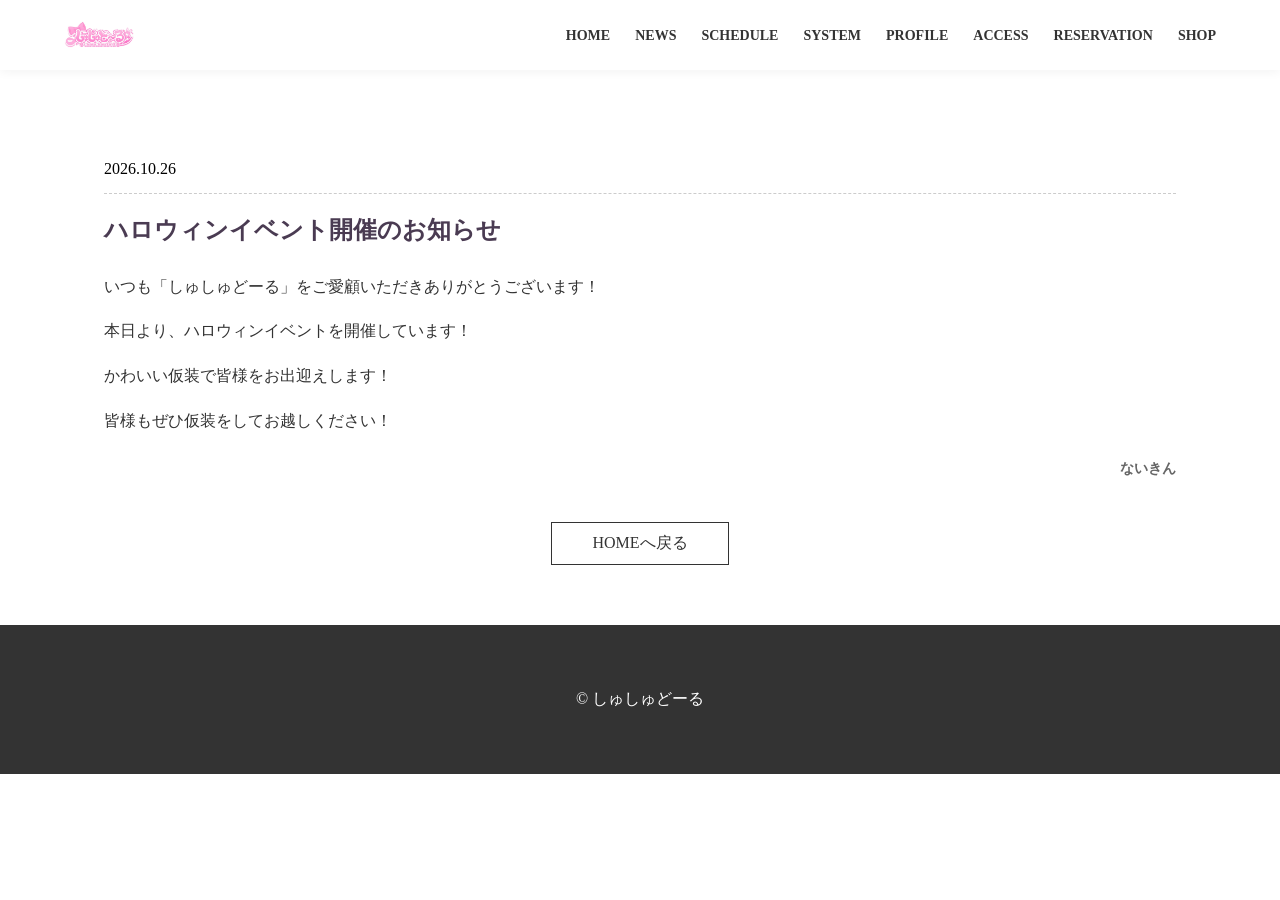
<file: news.html>
<!DOCTYPE html>
<html lang="ja">
<head>
    <meta charset="UTF-8">
    <meta name="viewport" content="width=device-width, initial-scale=1.0">
    <title>NEWS詳細 | しゅしゅどーる</title>
    <link rel="stylesheet" href="style.css">
    <style>
        /* ニュース詳細ページ用のスタイル定義 */
        .news-detail-header {
            display: flex;
            align-items: center;
            gap: 15px;
            margin-bottom: 20px;
            padding-bottom: 15px;
            border-bottom: 1px dashed #ccc;
        }

        .news-detail-title {
            font-size: 1.5rem;
            font-weight: bold;
            color: #4a3b52;
            margin-bottom: 25px;
            line-height: 1.4;
        }

        .news-detail-body {
            line-height: 1.8;
            color: #333;
            font-size: 1rem;
            margin-bottom: 40px;
        }

        .news-detail-body p {
            margin-bottom: 1em;
        }

        /* 記事内画像の調整用 */
        .news-detail-body img {
            max-width: 100%;
            height: auto;
            border-radius: 10px;
            margin: 20px 0;
        }
    </style>
</head>
<body>

    <header class="header">
        <div class="logo">
            <img src="logo.jpeg" alt="しゅしゅどーる 公式ロゴ">
        </div>

        <div class="hamburger" id="hamburger">
            <span></span>
            <span></span>
            <span></span>
        </div>

        <nav class="nav" id="nav-menu">
            <ul>
                <li><a href="index.html">HOME</a></li>
                <li><a href="news.html">NEWS</a></li>
                <li><a href="index.html#schedule">SCHEDULE</a></li>
                <li><a href="index.html#system">SYSTEM</a></li>
                <li><a href="profile.html">PROFILE</a></li>
                <li><a href="index.html#access">ACCESS</a></li>
                <li><a href="reservation.html">RESERVATION</a></li>
                <li><a href="index.html#shop">SHOP</a></li>
            </ul>
        </nav>
    </header>

    <section id="news-detail" class="container" style="margin-top: 100px;">
        <!-- 日付 & カテゴリ -->
        <div class="news-detail-header">
            <span class="date">2026.10.26</span>
        </div>

        <!-- ニュースのタイトル -->
        <h1 class="news-detail-title">ハロウィンイベント開催のお知らせ</h1>

        <!-- ニュース本文 -->
        <div class="news-detail-body">
            <p>いつも「しゅしゅどーる」をご愛顧いただきありがとうございます！</p>
            <p>本日より、ハロウィンイベントを開催しています！</p>
            <p>かわいい仮装で皆様をお出迎えします！</p>
            <p>皆様もぜひ仮装をしてお越しください！</p>
            <p class="news-author">ないきん</p>
        </div>

        <!-- 戻るボタン -->
        <div class="view-more" style="display: flex; justify-content: center; gap: 15px; flex-wrap: wrap;">
            <a href="index.html#news">HOMEへ戻る</a>
            <!-- news.html（一覧ページ）も作っている場合は以下も活用できます -->
            <!-- <a href="news.html">NEWS一覧へ戻る</a> -->
        </div>
    </section>

    <footer class="footer">
        <p>&copy; しゅしゅどーる</p>
    </footer>

    <!-- ハンバーガーメニュー JavaScript -->
    <script>
        const hamburger = document.getElementById('hamburger');
        const navMenu = document.getElementById('nav-menu');

        hamburger.addEventListener('click', () => {
            hamburger.classList.toggle('active');
            navMenu.classList.toggle('active');
        });

        document.querySelectorAll('.nav ul li a').forEach(link => {
            link.addEventListener('click', () => {
                hamburger.classList.remove('active');
                navMenu.classList.remove('active');
            });
        });
    </script>
</body>
</html>
</file>
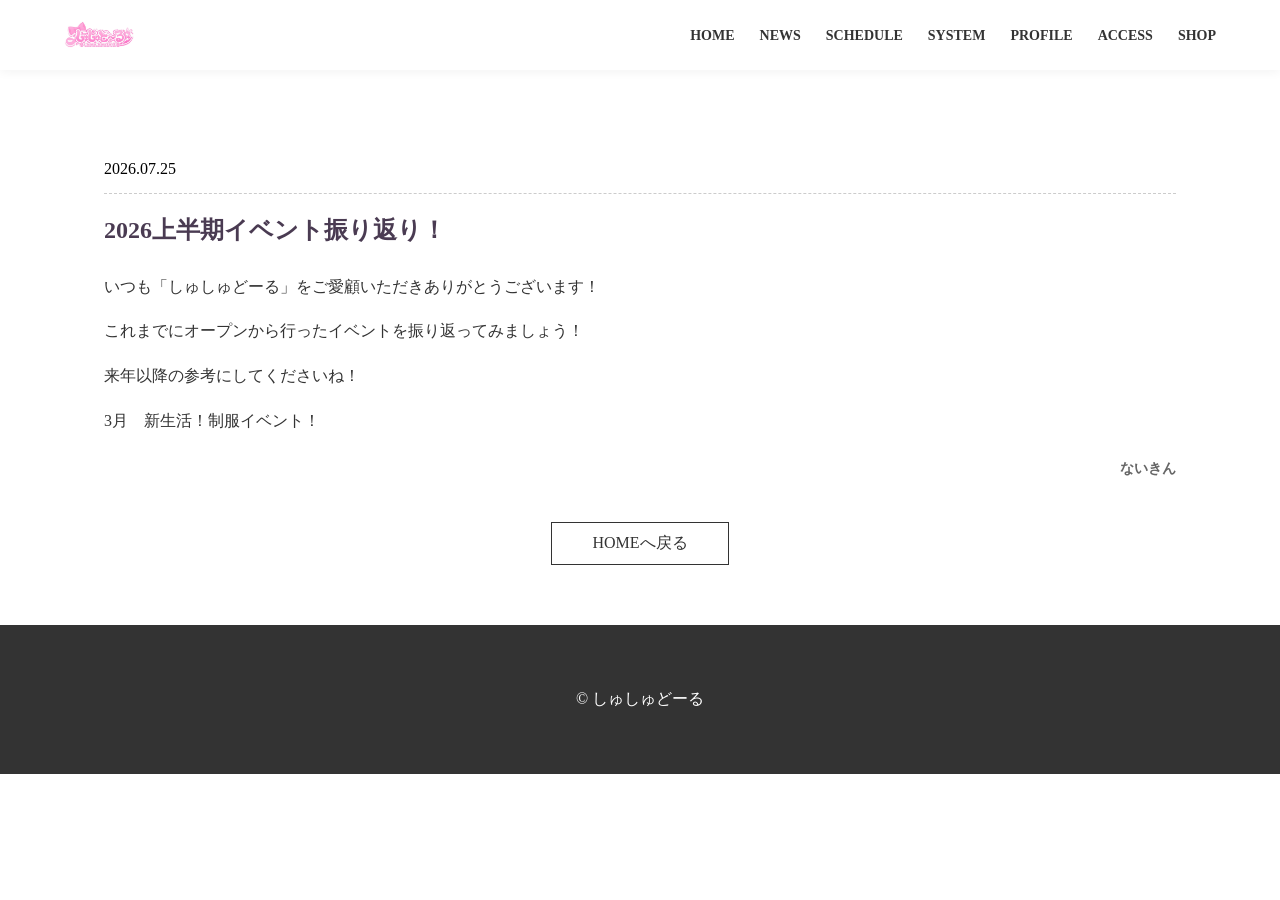
<file: news2.html>
<!DOCTYPE html>
<html lang="ja">
<head>
    <meta charset="UTF-8">
    <meta name="viewport" content="width=device-width, initial-scale=1.0">
    <title>NEWS詳細 | しゅしゅどーる</title>
    <link rel="stylesheet" href="style.css">
    <style>
        /* ニュース詳細ページ用のスタイル定義 */
        .news-detail-header {
            display: flex;
            align-items: center;
            gap: 15px;
            margin-bottom: 20px;
            padding-bottom: 15px;
            border-bottom: 1px dashed #ccc;
        }

        .news-detail-title {
            font-size: 1.5rem;
            font-weight: bold;
            color: #4a3b52;
            margin-bottom: 25px;
            line-height: 1.4;
        }

        .news-detail-body {
            line-height: 1.8;
            color: #333;
            font-size: 1rem;
            margin-bottom: 40px;
        }

        .news-detail-body p {
            margin-bottom: 1em;
        }

        /* 記事内画像の調整用 */
        .news-detail-body img {
            max-width: 100%;
            height: auto;
            border-radius: 10px;
            margin: 20px 0;
        }
    </style>
</head>
<body>

    <header class="header">
        <div class="logo">
            <img src="logo.jpeg" alt="しゅしゅどーる 公式ロゴ">
        </div>

        <div class="hamburger" id="hamburger">
            <span></span>
            <span></span>
            <span></span>
        </div>

        <nav class="nav" id="nav-menu">
            <ul>
                <li><a href="index.html">HOME</a></li>
                <li><a href="news.html">NEWS</a></li>
                <li><a href="index.html#schedule">SCHEDULE</a></li>
                <li><a href="index.html#system">SYSTEM</a></li>
                <li><a href="profile.html">PROFILE</a></li>
                <li><a href="index.html#access">ACCESS</a></li>
                <li><a href="index.html#shop">SHOP</a></li>
            </ul>
        </nav>
    </header>

    <section id="news-detail" class="container" style="margin-top: 100px;">
        <!-- 日付 & カテゴリ -->
        <div class="news-detail-header">
            <span class="date">2026.07.25</span>
        </div>

        <!-- ニュースのタイトル -->
        <h1 class="news-detail-title">2026上半期イベント振り返り！</h1>

        <!-- ニュース本文 -->
        <div class="news-detail-body">
            <p>いつも「しゅしゅどーる」をご愛顧いただきありがとうございます！</p>
            <p>これまでにオープンから行ったイベントを振り返ってみましょう！</p>
            <p>来年以降の参考にしてくださいね！</p>
            <p>3月　新生活！制服イベント！</p>
            <p class="news-author">ないきん</p>
        </div>

        <!-- 戻るボタン -->
        <div class="view-more" style="display: flex; justify-content: center; gap: 15px; flex-wrap: wrap;">
            <a href="index.html#news">HOMEへ戻る</a>
            <!-- news.html（一覧ページ）も作っている場合は以下も活用できます -->
            <!-- <a href="news.html">NEWS一覧へ戻る</a> -->
        </div>
    </section>

    <footer class="footer">
        <p>&copy; しゅしゅどーる</p>
    </footer>

    <!-- ハンバーガーメニュー JavaScript -->
    <script>
        const hamburger = document.getElementById('hamburger');
        const navMenu = document.getElementById('nav-menu');

        hamburger.addEventListener('click', () => {
            hamburger.classList.toggle('active');
            navMenu.classList.toggle('active');
        });

        document.querySelectorAll('.nav ul li a').forEach(link => {
            link.addEventListener('click', () => {
                hamburger.classList.remove('active');
                navMenu.classList.remove('active');
            });
        });
    </script>
</body>
</html>
</file>
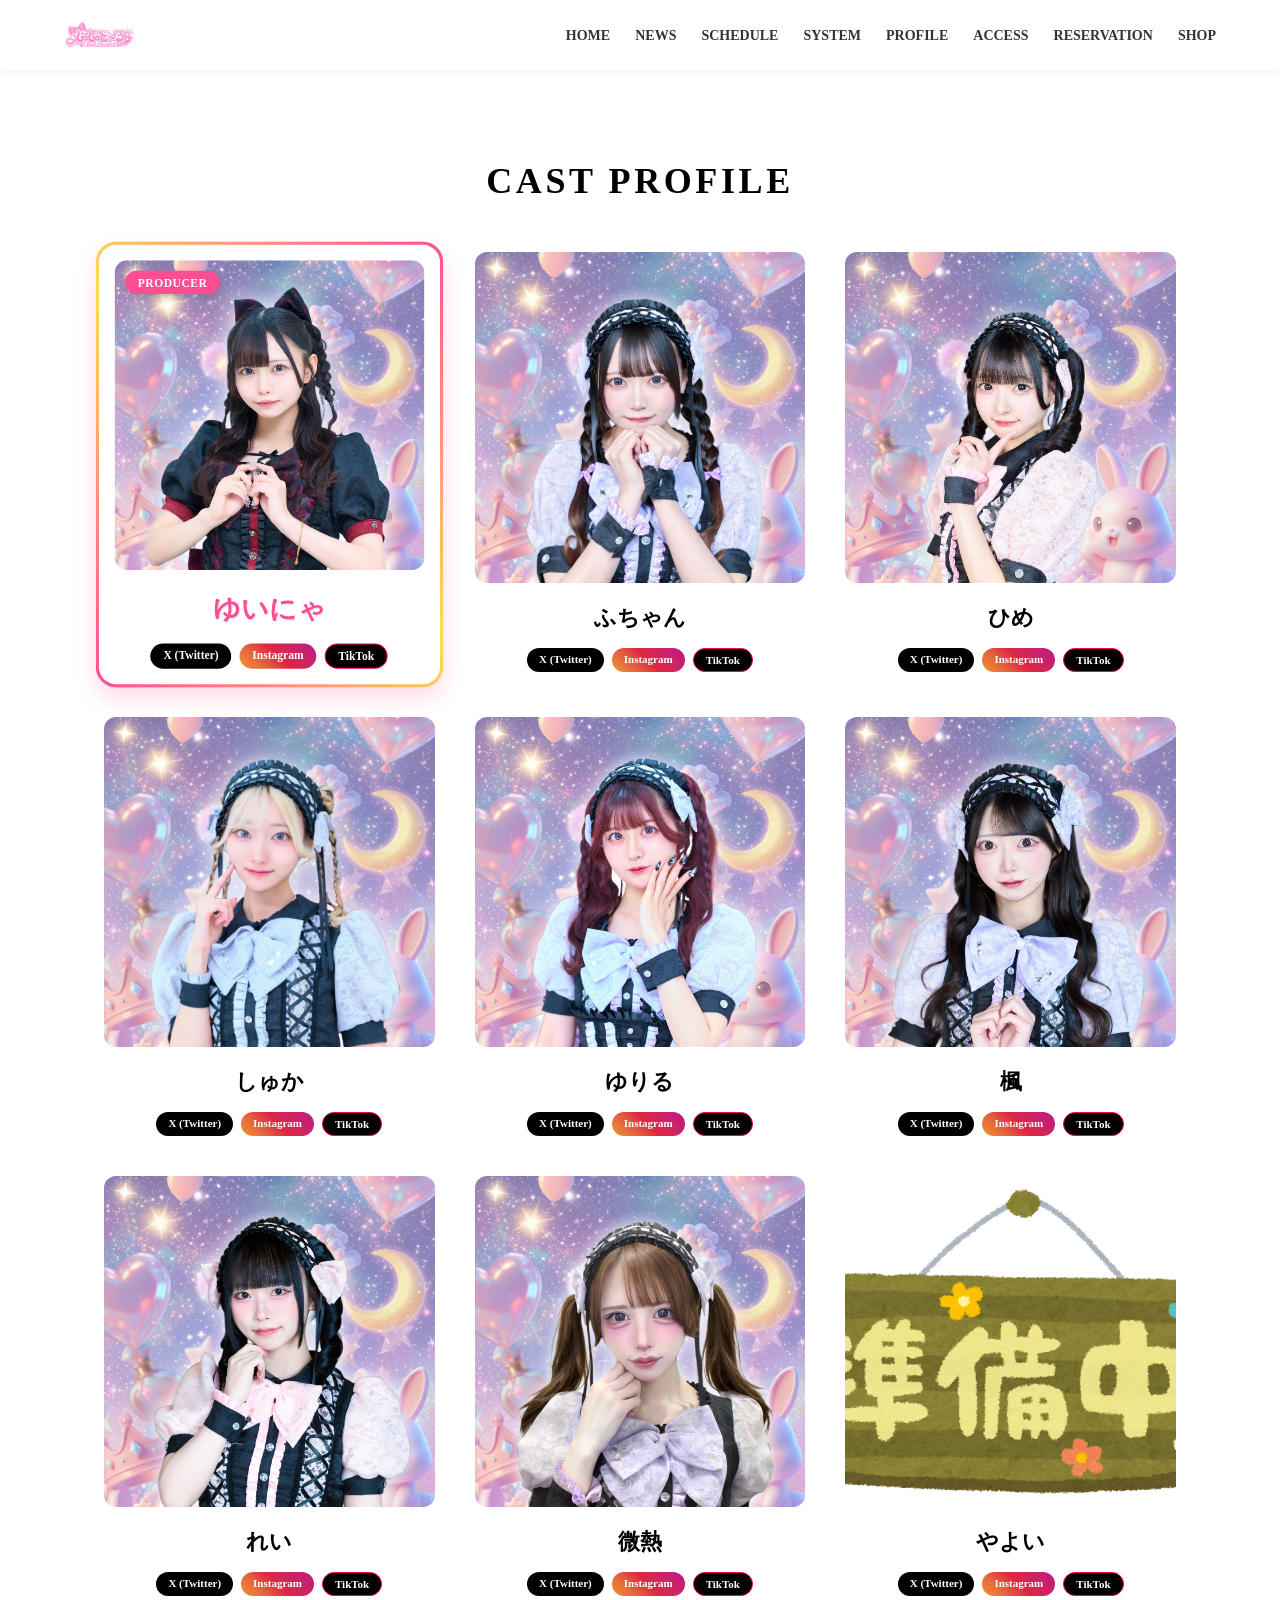
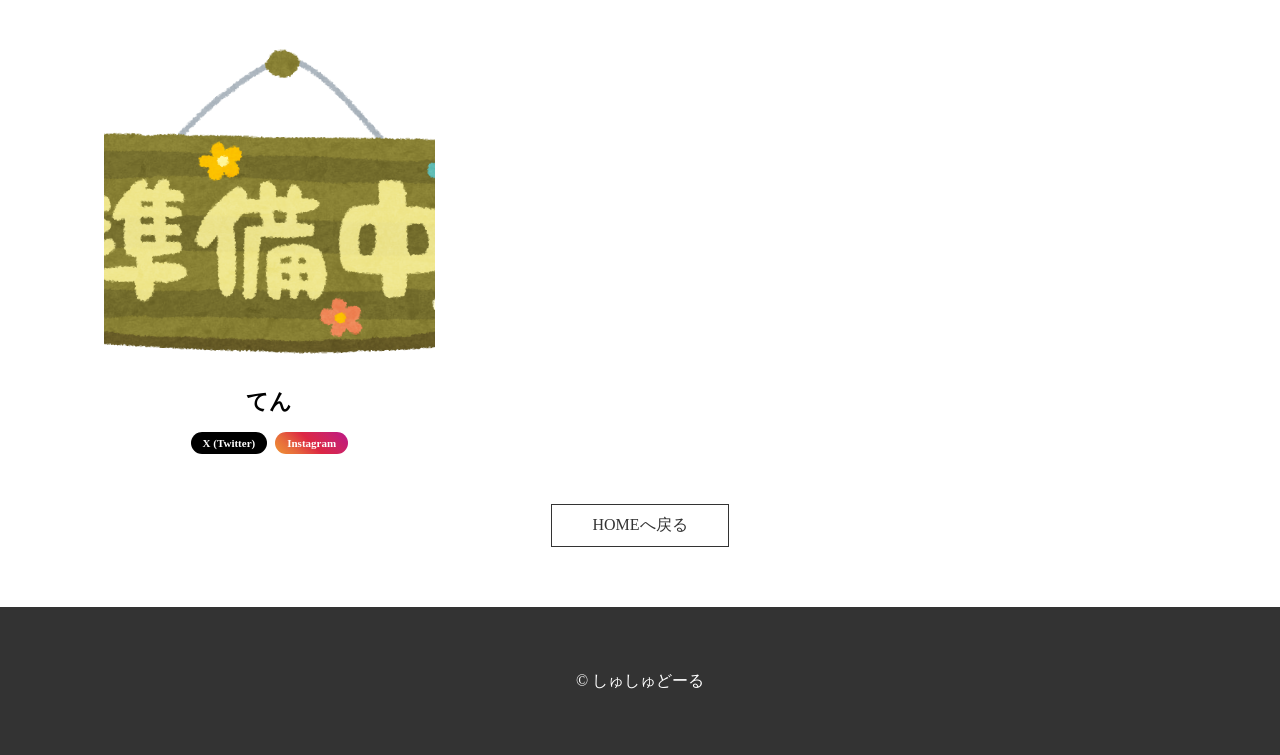
<file: profile.html>
<!DOCTYPE html>
<html lang="ja">
<head>
    <meta charset="UTF-8">
    <meta name="viewport" content="width=device-width, initial-scale=1.0">
    <title>PROFILE | しゅしゅどーる</title>
    <link rel="stylesheet" href="style.css">
</head>
<body>

    <header class="header">
        <div class="logo">
            <img src="logo.jpeg" alt="しゅしゅどーる 公式ロゴ">
        </div>

        <div class="hamburger" id="hamburger">
            <span></span>
            <span></span>
            <span></span>
        </div>

        <nav class="nav" id="nav-menu">
            <ul>
                <li><a href="index.html">HOME</a></li>
                <li><a href="index.html#news">NEWS</a></li>
                <li><a href="index.html#schedule">SCHEDULE</a></li>
                <li><a href="index.html#system">SYSTEM</a></li>
                <li><a href="profile.html">PROFILE</a></li>
                <!-- <li><a href="#movie">MOVIE</a></li> -->
                <li><a href="index.html#access">ACCESS</a></li>
                <li><a href="reservation.html">RESERVATION</a></li>
                <li><a href="index.html#shop">SHOP</a></li>
                <!-- <li><a href="recruit.html">RECRUIT</a></li> -->
            </ul>
        </nav>
    </header>


    <section class="container" style="margin-top: 100px;">
        <h2 class="section-title">CAST PROFILE</h2>
        
        <div class="profile-grid">

            <div class="profile-item special-member">
                <div class="profile-image" style="background-image: url('ゆ.jpeg');">
                    <span class="special-label">PRODUCER</span>
                </div>
                <h3>ゆいにゃ</h3>
                <p class="role"></p> 
                <div class="desc">
                    <!-- <p><strong>誕生日：</strong> 0月00日</p>
                    <p><strong>趣味：</strong> しゅみ</p> -->
                </div>
                <div class="member-sns">
                    <a href="https://x.com/Yuinya_oO?s=20" class="sns-btn x-link" target="_blank">X (Twitter)</a>
                    <a href="https://instagram.com/yuinya_o0/" class="sns-btn insta-link" target="_blank">Instagram</a>
                    <a href="https://tiktok.com/@Yuinya_oo" class="sns-btn tiktok-link" target="_blank">TikTok</a>
                </div>
            </div>


            <div class="profile-item">
                <div class="profile-image " style="background-image: url('ふちゃん.jpeg');"></div>
                <h3>ふちゃん</h3>
                <div class="desc">
                    <!-- <p><strong>誕生日：</strong> 0月00日</p>
                    <p><strong>趣味：</strong> しゅみ</p> -->
                </div>
                <div class="member-sns">
                    <a href="https://x.com/fuchanwan_" class="sns-btn x-link" target="_blank">X (Twitter)</a>
                    <a href="https://instagram.com/fuchanwan_/" class="sns-btn insta-link" target="_blank">Instagram</a>
                    <a href="https://tiktok.com/@fuchanwan_" class="sns-btn tiktok-link" target="_blank">TikTok</a>
                </div>
            </div>

            <div class="profile-item">
                <div class="profile-image " style="background-image: url('ひめ.jpeg');"></div>
                <h3>ひめ</h3>
                <div class="desc">
                    <!--  <p><strong>誕生日：</strong> 0月00日</p>
                    <p><strong>趣味：</strong> しゅみ</p> -->
                </div>
                <div class="member-sns">
                    <a href="https://x.com/cchm_0414" class="sns-btn x-link" target="_blank">X (Twitter)</a>
                    <a href="https://instagram.com/p_qhmcm/" class="sns-btn insta-link" target="_blank">Instagram</a>
                    <a href="https://tiktok.com/@p_qhmO4" class="sns-btn tiktok-link" target="_blank">TikTok</a>
                </div>
            </div>

            <div class="profile-item">
                <div class="profile-image " style="background-image: url('しゅか.jpeg');"></div>
                <h3>しゅか</h3>
                <div class="desc">
                    <!-- <p><strong>誕生日：</strong> 0月00日</p>
                    <p><strong>趣味：</strong> しゅみ</p> -->
                </div>
                <div class="member-sns">
                    <a href="https://x.com/syx_xka" class="sns-btn x-link" target="_blank">X (Twitter)</a>
                    <a href="https://instagram.com/syukax_x/" class="sns-btn insta-link" target="_blank">Instagram</a>
                    <a href="https://tiktok.com/@nontannya" class="sns-btn tiktok-link" target="_blank">TikTok</a>
                </div>
            </div>

            <div class="profile-item">
                <div class="profile-image " style="background-image: url('ゆりる.jpeg');"></div>
                <h3>ゆりる</h3>
                <div class="desc">
                    <!-- <p><strong>誕生日：</strong> 0月00日</p>
                    <p><strong>趣味：</strong> しゅみ</p> -->
                </div>
                <div class="member-sns">
                    <a href="https://x.com/yu_r1ru" class="sns-btn x-link" target="_blank">X (Twitter)</a>
                    <a href="https://instagram.com/yu_r1ru/" class="sns-btn insta-link" target="_blank">Instagram</a>
                    <a href="https://tiktok.com/@yu_r1ru" class="sns-btn tiktok-link" target="_blank">TikTok</a>
                </div>
            </div>


            <div class="profile-item">
                <div class="profile-image " style="background-image: url('楓.jpeg');"></div>
                <h3>楓</h3>
                <div class="desc">
                    <!-- <p><strong>誕生日：</strong> 0月00日</p>
                    <p><strong>趣味：</strong> しゅみ</p> -->
                </div>
                <div class="member-sns">
                    <a href="https://x.com/f___yy__" class="sns-btn x-link" target="_blank">X (Twitter)</a>
                    <a href="https://instagram.com/f___yy__/" class="sns-btn insta-link" target="_blank">Instagram</a>
                    <a href="https://tiktok.com/@f___yy__" class="sns-btn tiktok-link" target="_blank">TikTok</a>
                </div>
            </div>

            <div class="profile-item">
                <div class="profile-image " style="background-image: url('れい.jpeg');"></div>
                <h3>れい</h3>
                <div class="desc">
                    <!--  <p><strong>誕生日：</strong> 0月00日</p>
                    <p><strong>趣味：</strong> しゅみ</p> -->
                </div>
                <div class="member-sns">
                    <a href="https://x.com/o_0chan_o" class="sns-btn x-link" target="_blank">X (Twitter)</a>
                    <a href="https://instagram.com/_.0chan._/" class="sns-btn insta-link" target="_blank">Instagram</a>
                    <a href="https://tiktok.com/@usqgi__" class="sns-btn tiktok-link" target="_blank">TikTok</a>
                </div>
            </div>

            <div class="profile-item">
                <div class="profile-image " style="background-image: url('微熱.jpeg');"></div>
                <h3>微熱</h3>
                <div class="desc">
                    <!--  <p><strong>誕生日：</strong> 0月00日</p>
                    <p><strong>趣味：</strong> しゅみ</p> -->
                </div>
                <div class="member-sns">
                    <a href="https://x.com/@623818695Lai" class="sns-btn x-link" target="_blank">X (Twitter)</a>
                    <a href="https://www.instagram.com/vi_ne2_" class="sns-btn insta-link" target="_blank">Instagram</a>
                    <a href="https://www.tiktok.com/@nimuy10" class="sns-btn tiktok-link" target="_blank">TikTok</a>
                </div>
            </div>

            <div class="profile-item">
                <div class="profile-image " style="background-image: url('j.png');"></div>
                <h3>やよい</h3>
                <div class="desc">
                    <!--  <p><strong>誕生日：</strong> 0月00日</p>
                    <p><strong>趣味：</strong> しゅみ</p> -->
                </div>
                <div class="member-sns">
                    <a href="https://x.com/@y4y0_p" class="sns-btn x-link" target="_blank">X (Twitter)</a>
                    <a href="https://www.instagram.com/y4y0_p" class="sns-btn insta-link" target="_blank">Instagram</a>
                    <a href="https://www.tiktok.com/@y4y0_p" class="sns-btn tiktok-link" target="_blank">TikTok</a>
                </div>
            </div>

            <div class="profile-item">
                <div class="profile-image " style="background-image: url('j.png');"></div>
                <h3>てん</h3>
                <div class="desc">
                    <!--  <p><strong>誕生日：</strong> 0月00日</p>
                    <p><strong>趣味：</strong> しゅみ</p> -->
                </div>
                <div class="member-sns">
                    <a href="https://x.com/@rsqqze" class="sns-btn x-link" target="_blank">X (Twitter)</a>
                    <a href="https://www.instagram.com/_ny4nx" class="sns-btn insta-link" target="_blank">Instagram</a>
                <!--    <a href="https://www.tiktok.com/@y4y0_p" class="sns-btn tiktok-link" target="_blank">TikTok</a> -->
                </div>
            </div>

        </div> 
        <div class="view-more" style="margin-top: 50px;">
            <a href="index.html">HOMEへ戻る</a>
        </div>
    </section>

    <footer class="footer">
        <p>&copy; しゅしゅどーる</p>
    </footer>

    <!-- ハンバーガーメニューの処理 -->
    <script>
    const hamburger = document.getElementById('hamburger');
    const navMenu = document.getElementById('nav-menu');

    hamburger.addEventListener('click', () => {
        hamburger.classList.toggle('active');
        navMenu.classList.toggle('active');
    });

    document.querySelectorAll('.nav ul li a').forEach(link => {
        link.addEventListener('click', () => {
            hamburger.classList.remove('active');
            navMenu.classList.remove('active');
        });
    });
    </script>

    <!-- 1. 出勤データファイル(casts.js)を読み込む -->
    <script src="casts.js"></script>

    <!-- 2. 自動で出勤キャストにリボンをつける処理 -->
    <script>
    function getTodayDateString() {
        const today = new Date();
        const year = today.getFullYear();
        const month = String(today.getMonth() + 1).padStart(2, '0');
        const day = String(today.getDate()).padStart(2, '0');
        return `${year}-${month}-${day}`;
    }

    document.addEventListener('DOMContentLoaded', () => {
        const today = getTodayDateString();

        // 本日出勤キャスト名の一覧を取得
        const workingCastNames = castMembers
            .filter(cast => cast.workDays.includes(today))
            .map(cast => cast.name);

        const profileItems = document.querySelectorAll('.profile-item');

        profileItems.forEach(item => {
            const nameElement = item.querySelector('h3');
            if (!nameElement) return;

            const castName = nameElement.textContent.trim();

            // 本日出勤の場合のみ画像上にリボン要素を追加
            if (workingCastNames.includes(castName)) {
                const imageContainer = item.querySelector('.profile-image');
                if (imageContainer) {
                    const ribbon = document.createElement('span');
                    ribbon.className = 'work-ribbon';
                    ribbon.textContent = '本日出勤';
                    imageContainer.appendChild(ribbon);
                }
            }
        });
    });
    </script>
</body>
</html>
</file>
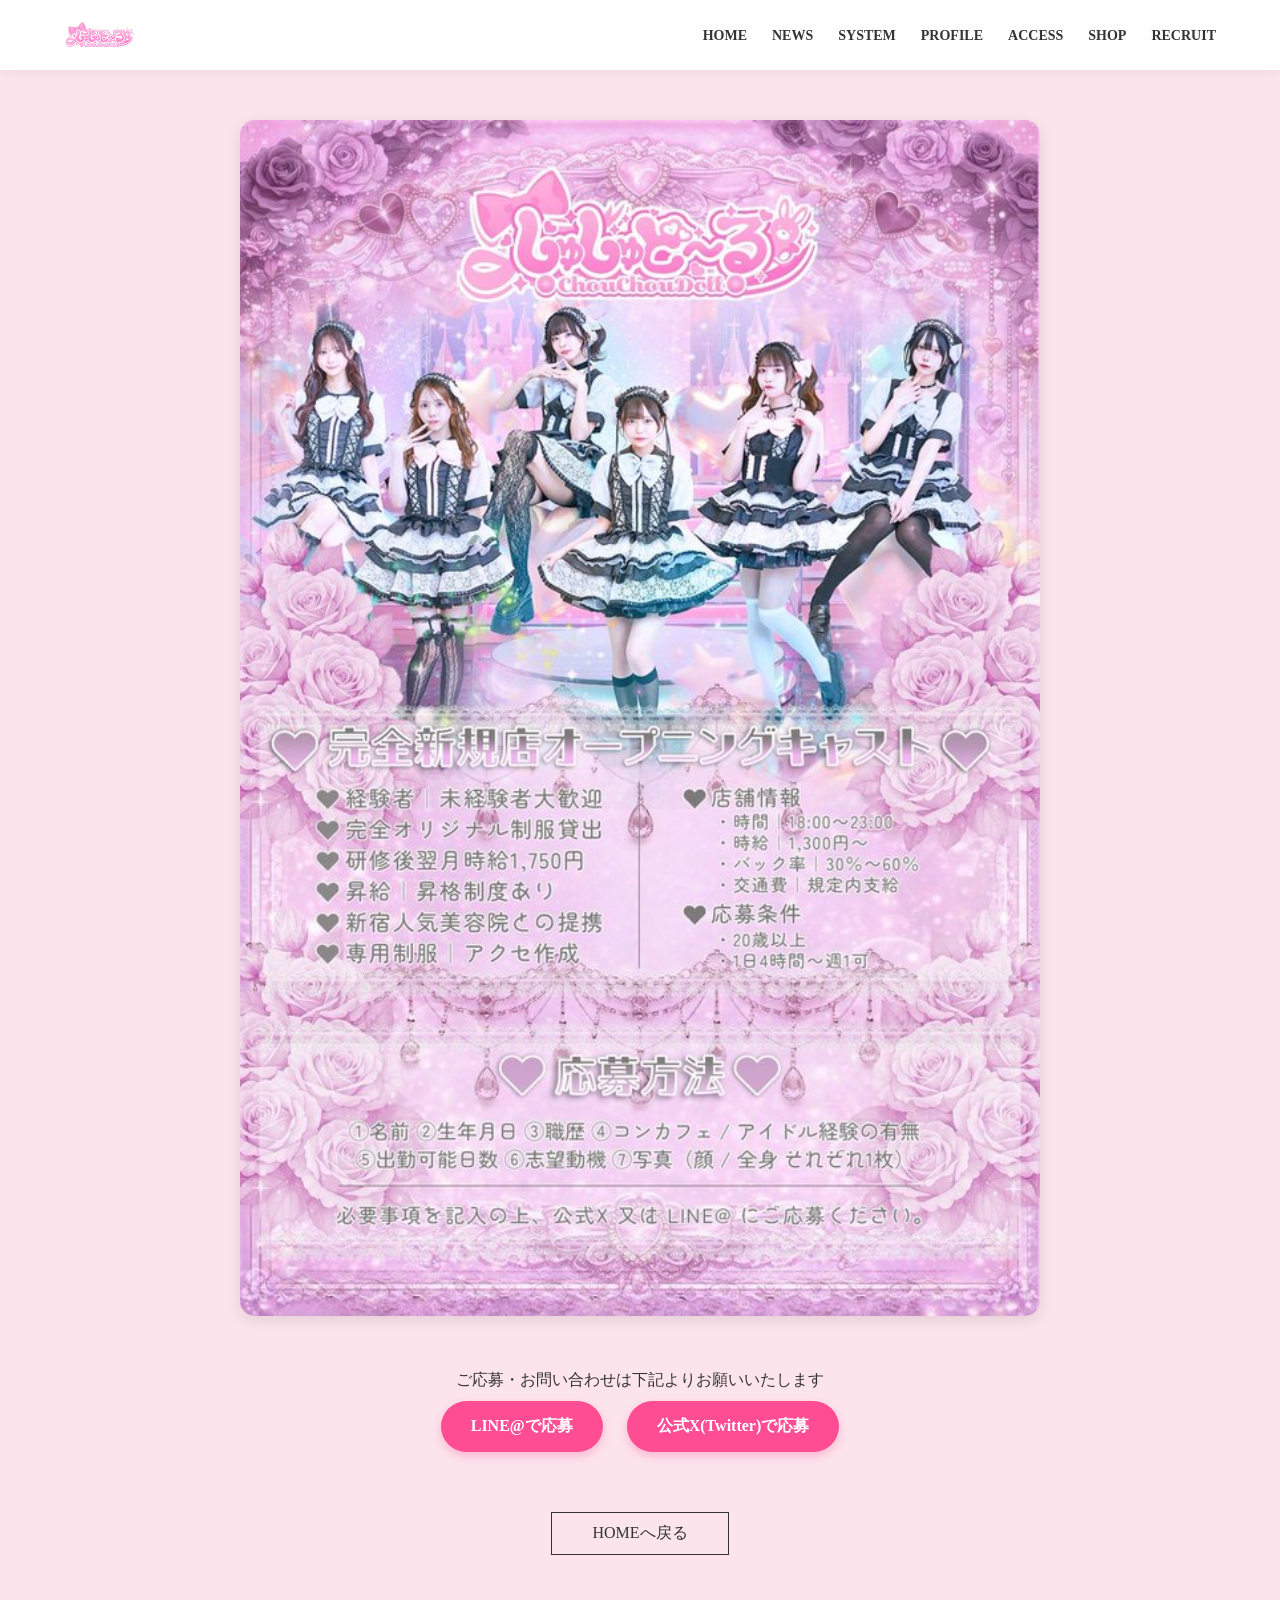
<file: recruit.html>
<!DOCTYPE html>
<html lang="ja">
<head>
    <meta charset="UTF-8">
    <meta name="viewport" content="width=device-width, initial-scale=1.0">
    <title>RECRUIT | しゅしゅどーる</title>
    <link rel="stylesheet" href="style.css">
    <style>
        /* --- 求人ページ専用スタイル --- */
        body {
            /* 背景色設定 */
            background-color: #fce4ec; 
            color: #333;
        }

        .recruit-container {
            padding-top: 120px; /* ヘッダーとの被りを防ぐ */
            padding-bottom: 60px;
            text-align: center;
            max-width: 900px; /* 画像の最大幅に合わせて調整 */
            margin: 0 auto;
        }

        /* 貼り付ける画像の設定 */
        .recruit-image {
            width: 95%; /* 画面幅に合わせて伸縮 */
            max-width: 800px; /* 大きくなりすぎないよう制限 */
            height: auto;
            border-radius: 15px; /* 角を少し丸く */
            box-shadow: 0 4px 15px rgba(0,0,0,0.1); /* 浮き出ているような影 */
            margin-bottom: 30px;
        }

        .apply-area {
            margin-top: 20px;
        }

        .apply-btn {
            display: inline-block;
            margin: 10px;
            padding: 15px 30px;
            background-color: #ff4d94;
            color: #fff;
            font-size: 16px;
            font-weight: bold;
            text-decoration: none;
            border-radius: 30px;
            box-shadow: 0 4px 10px rgba(255, 77, 148, 0.3);
            transition: 0.3s;
        }

        .apply-btn:hover {
            transform: translateY(-3px);
            background-color: #ff1a75;
        }
    </style>
</head>
<body>

    <header class="header">
    <div class="logo">
        <img src="logo.jpeg" alt="しゅしゅどーる 公式ロゴ">
    </div>

    <div class="hamburger" id="hamburger">
        <span></span>
        <span></span>
        <span></span>
    </div>

    <nav class="nav" id="nav-menu">
        <ul>
            <li><a href="index.html">HOME</a></li>
            <li><a href="index.html#news">NEWS</a></li>
            <li><a href="index.html#system">SYSTEM</a></li>
            <li><a href="profile.html">PROFILE</a></li>
            <li><a href="index.html#access">ACCESS</a></li>
            <li><a href="index.html#shop">SHOP</a></li>
            <li><a href="recruit.html">RECRUIT</a></li>
        </ul>
    </nav>
</header>

    <div class="recruit-container">
        <img src="rec.jpg" alt="求人詳細画像" class="recruit-image">

        <div class="apply-area">
            <p>ご応募・お問い合わせは下記よりお願いいたします</p>
            <a href=" https://lin.ee/nleVgpb" class="apply-btn" target="_blank">LINE@で応募</a>
            <a href="https://x.com/ChouchouDoll_oO" class="apply-btn" target="_blank">公式X(Twitter)で応募</a>
        </div>

        <div class="view-more" style="margin-top: 50px;">
            <a href="index.html">HOMEへ戻る</a>
        </div>
    </div>

    <script>
    // 画面が読み込まれてから実行する
    document.addEventListener('DOMContentLoaded', function() {
        const hamburger = document.getElementById('hamburger');
        const navMenu = document.getElementById('nav-menu');

        // ハンバーガーボタンが存在するか確認
        if (hamburger && navMenu) {
            hamburger.addEventListener('click', function() {
                // ボタンとメニューの両方に 'active' クラスを付け外しする
                hamburger.classList.toggle('active');
                navMenu.classList.toggle('active');
            });

            // メニュー内のリンクをクリックしたらメニューを閉じる
            const navLinks = document.querySelectorAll('.nav ul li a');
            navLinks.forEach(link => {
                link.addEventListener('click', () => {
                    hamburger.classList.remove('active');
                    navMenu.classList.remove('active');
                });
            });
        }
    });
</script>
    </body>
</html>
</file>
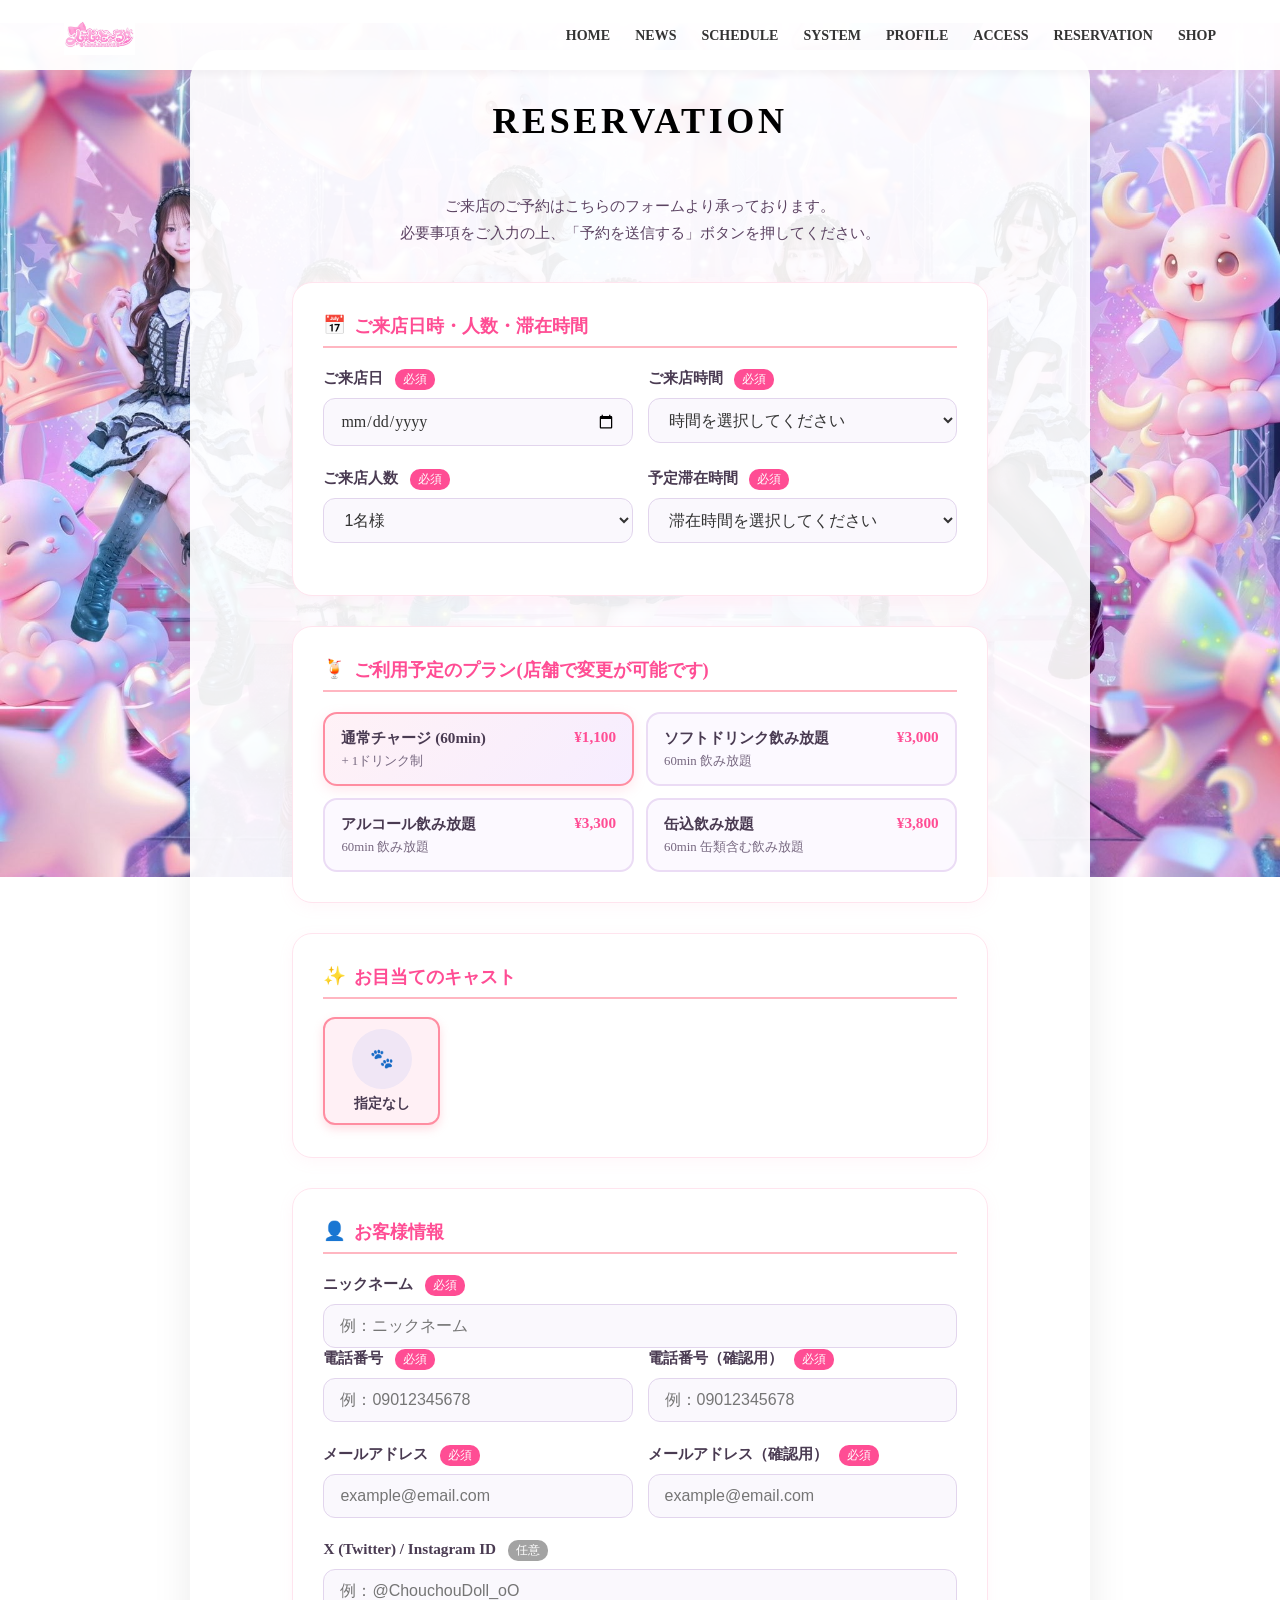
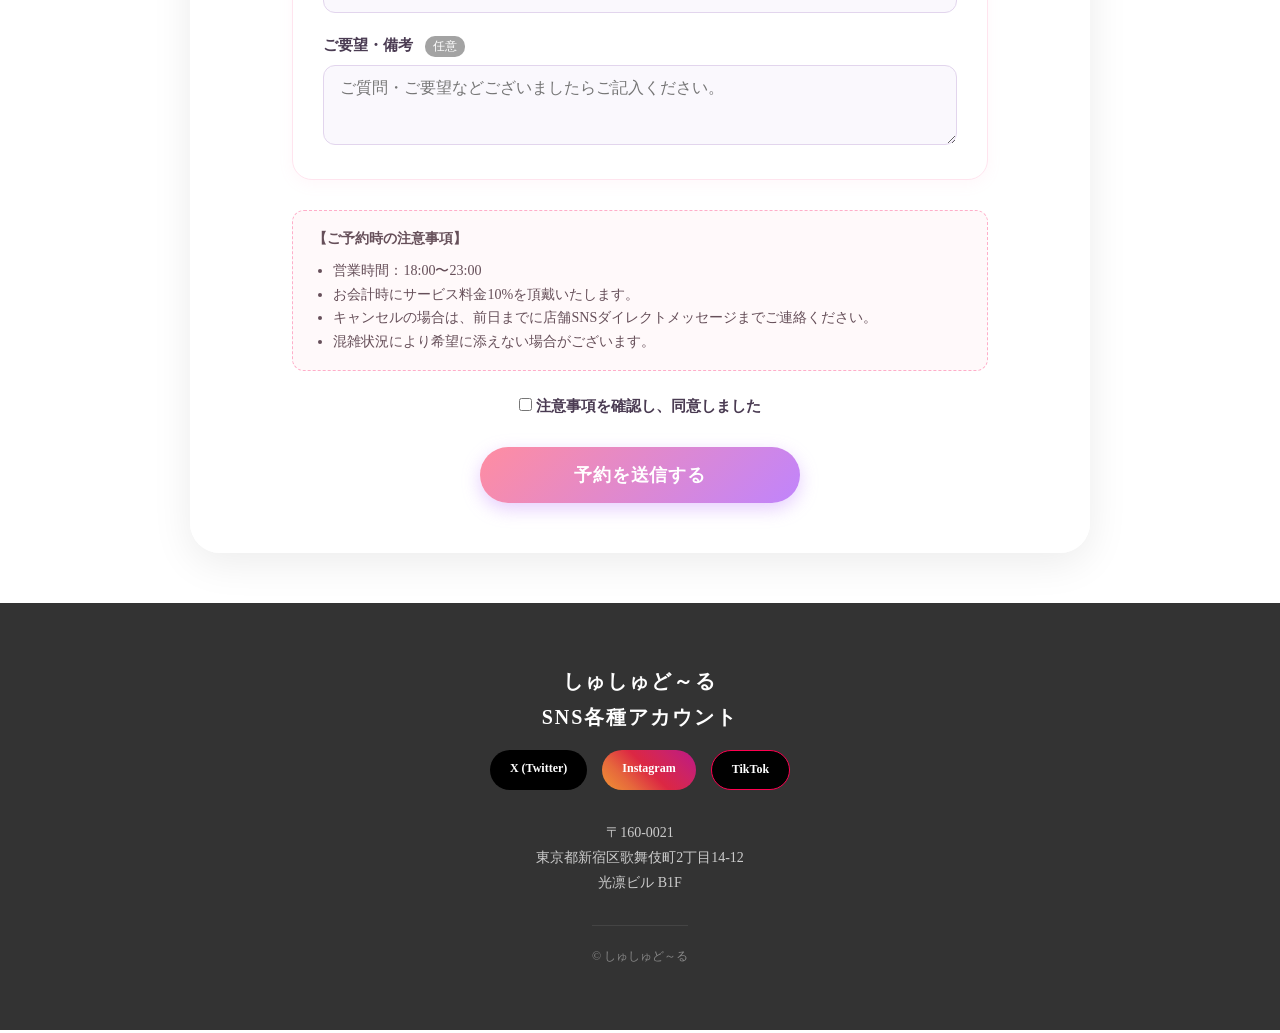
<file: reservation.html>
<!DOCTYPE html>
<html lang="ja">
<head>
    <meta charset="UTF-8">
    <meta name="viewport" content="width=device-width, initial-scale=1.0">
    <title>RESERVATION | しゅしゅどーる</title>
    <link rel="stylesheet" href="style.css">
    <style>
        /* --- 予約フォーム専用のスタイル拡張 --- */

        /* ★ 9月12日専用：横画面（PCなど）用の背景画像 */
        .fixed-background.event-date-0912 {
            background-image: url('ゆ生誕よこ.png') !important;
            background-size: cover;
            background-position: center;
            transition: background-image 0.5s ease;
        }

        /* ★ 9月12日専用：縦画面・スマホ（画面幅768px以下または縦長画面）用の背景画像 */
        @media (max-width: 768px), (orientation: portrait) {
            .fixed-background.event-date-0912 {
                background-image: url('ゆ生誕.jpg') !important;
            }
        }

        .reservation-container {
            background-color: rgba(255, 255, 255, 0.92);
            margin: 50px auto;
            padding: 50px 8%;
            border-radius: 30px;
            box-shadow: 0 10px 40px rgba(0, 0, 0, 0.08);
            max-width: 900px;
            position: relative;
            z-index: 1;
            transition: all 0.5s ease;
        }

        .form-header-desc {
            text-align: center;
            color: #5c4362;
            font-size: 0.95rem;
            margin-bottom: 35px;
            line-height: 1.8;
            transition: color 0.5s ease;
        }

        .form-section {
            background: #ffffff;
            border: 1px solid #ffe4ee;
            border-radius: 20px;
            padding: 30px;
            margin-bottom: 30px;
            box-shadow: 0 4px 15px rgba(255, 158, 187, 0.08);
            transition: all 0.5s ease;
        }

        .form-section-title {
            font-size: 1.15rem;
            color: #ff4d94;
            border-bottom: 2px solid #ffb6c1;
            padding-bottom: 8px;
            margin-bottom: 20px;
            display: flex;
            align-items: center;
            gap: 8px;
            font-weight: bold;
            transition: all 0.5s ease;
        }

        .form-group {
            margin-bottom: 22px;
        }

        .form-group:last-child {
            margin-bottom: 0;
        }

        .form-label {
            display: block;
            font-weight: bold;
            color: #4a3b52;
            margin-bottom: 8px;
            font-size: 0.95rem;
            transition: color 0.5s ease;
        }

        /* 必須・任意バッジ共通スタイル */
        .required {
            background-color: #ff4d94;
            color: #fff;
            font-size: 0.75rem;
            padding: 2px 8px;
            border-radius: 10px;
            margin-left: 8px;
            font-weight: normal;
            transition: background-color 0.5s ease;
            display: inline-block;
        }

        .optional {
            background-color: #a3a3a3;
            color: #fff;
            font-size: 0.75rem;
            padding: 2px 8px;
            border-radius: 10px;
            margin-left: 8px;
            font-weight: normal;
            display: inline-block;
        }

        .form-control {
            width: 100%;
            max-width: 100%;
            padding: 12px 16px;
            border: 1.5px solid #e2d5ed;
            border-radius: 12px;
            font-size: 1rem;
            color: #333;
            background-color: #faf8fd;
            transition: all 0.3s ease;
            box-sizing: border-box;
            outline: none;
        }

        /* ★ご来店日（input[type="date"]）のはみ出し防止と高さ統一修正★ */
        input[type="date"].form-control {
            display: block;
            width: 100%;
            max-width: 100%;
            min-width: 0;
            min-height: 48px; /* selectタグと高さを揃える */
            font-family: inherit;
            -webkit-appearance: none; /* iOS/Safariでの独自スタイル・はみ出しを防止 */
            appearance: none;
            box-sizing: border-box;
        }

        /* iOS/Chromeで文字や内部パーツがはみ出るのを防ぐ修正 */
        input[type="date"]::-webkit-date-and-time-value {
            text-align: left;
            margin: 0;
        }

        .form-control:focus {
            border-color: #c084fc;
            background-color: #ffffff;
            box-shadow: 0 0 8px rgba(192, 132, 252, 0.3);
        }

        .form-row {
            display: flex;
            gap: 15px;
            flex-wrap: wrap;
        }

        .form-col {
            flex: 1;
            min-width: 220px;
            max-width: 100%;
            box-sizing: border-box;
        }

        /* イベント用注記 */
        .event-note {
            font-size: 0.85rem;
            color: #ff4d94;
            font-weight: bold;
            margin-top: 6px;
            display: none;
            transition: color 0.5s ease;
        }

        /* ラジオボタン / チェックボックス / プラン選択カード */
        .plan-options {
            display: grid;
            grid-template-columns: repeat(auto-fit, minmax(240px, 1fr));
            gap: 12px;
        }

        .plan-card {
            position: relative;
            background: #fcf9ff;
            border: 2px solid #ebdcf5;
            border-radius: 14px;
            transition: all 0.25s ease;
            box-sizing: border-box;
            display: flex;
            flex-direction: column;
            justify-content: space-between;
        }

        .plan-card input[type="radio"],
        .plan-card input[type="checkbox"] {
            position: absolute;
            opacity: 0;
            width: 0;
            height: 0;
        }

        .plan-card label {
            display: block;
            padding: 14px 16px;
            cursor: pointer;
            height: 100%;
            box-sizing: border-box;
            border-radius: 12px;
        }

        /* チェック時のスタイリング */
        .plan-card.is-checked,
        .plan-card:has(input[type="radio"]:checked) {
            border-color: #ff8da1;
            background: linear-gradient(135deg, rgba(255,240,245,0.9) 0%, rgba(245,235,255,0.9) 100%);
            box-shadow: 0 4px 12px rgba(255, 158, 187, 0.25);
        }

        .plan-title {
            font-weight: bold;
            color: #4a3b52;
            font-size: 0.95rem;
            display: flex;
            justify-content: space-between;
            transition: color 0.5s ease;
        }

        .plan-price {
            color: #ff4d94;
            font-weight: bold;
            font-size: 0.95rem;
            transition: color 0.5s ease;
        }

        .plan-desc {
            font-size: 0.8rem;
            color: #776880;
            margin-top: 4px;
            transition: color 0.5s ease;
        }

        /* 数量選択枠のスタイリング */
        .qty-container {
            padding: 8px 16px 12px 16px;
            margin-top: -4px;
            display: flex;
            align-items: center;
            justify-content: space-between;
            border-top: 1px dashed #ebdcf5;
            transition: border-color 0.5s ease;
        }

        .qty-label {
            font-size: 0.82rem;
            font-weight: bold;
            color: #5c4362;
            transition: color 0.5s ease;
        }

        .qty-select {
            width: auto !important;
            padding: 4px 10px !important;
            font-size: 0.88rem !important;
            border-radius: 8px !important;
            cursor: pointer;
        }

        .qty-select:disabled {
            opacity: 0.4;
            cursor: not-allowed;
            background-color: #eee !important;
        }

        /* ジャンル別タイトル・ブロック */
        .order-genre-block {
            margin-bottom: 25px;
        }

        .order-genre-block:last-child {
            margin-bottom: 0;
        }

        .order-genre-label {
            font-size: 1rem;
            font-weight: bold;
            color: #4a3b52;
            margin-bottom: 12px;
            padding-left: 10px;
            border-left: 4px solid #ff4d94;
            display: flex;
            align-items: center;
            gap: 6px;
            transition: all 0.5s ease;
        }

        /* 9/12専用注意事項エリア */
        .special-order-notes {
            background-color: #fff0f5;
            border: 1.5px dashed #ff8da1;
            padding: 14px 18px;
            border-radius: 14px;
            font-size: 0.88rem;
            color: #d81b60;
            font-weight: bold;
            line-height: 1.7;
            margin-bottom: 22px;
            transition: all 0.5s ease;
        }

        /* キャスト選択 */
        .cast-select-grid {
            display: grid;
            grid-template-columns: repeat(auto-fill, minmax(100px, 1fr));
            gap: 12px;
            margin-top: 8px;
        }

        .cast-option input[type="radio"] {
            display: none;
        }

        .cast-option label {
            display: flex;
            flex-direction: column;
            align-items: center;
            padding: 10px 6px;
            border: 2px solid #e2d5ed;
            border-radius: 12px;
            background: #ffffff;
            cursor: pointer;
            transition: all 0.2s ease;
            text-align: center;
        }

        .cast-option label img {
            width: 60px;
            height: 60px;
            border-radius: 50%;
            object-fit: cover;
            border: 2px solid #ffd0e0;
            margin-bottom: 6px;
            transition: border-color 0.5s ease;
        }

        .cast-option label span {
            font-size: 0.85rem;
            font-weight: bold;
            color: #4a3b52;
            transition: color 0.5s ease;
        }

        .cast-option input[type="radio"]:checked + label {
            border-color: #ff8da1;
            background: #fff0f5;
            box-shadow: 0 4px 10px rgba(255, 141, 161, 0.3);
            transform: translateY(-2px);
        }

        .cast-option input[type="radio"]:checked + label img {
            border-color: #ff4d94;
        }

        /* 注意事項 */
        .notes-box {
            background-color: #fff9fa;
            border: 1px dashed #ffaec9;
            padding: 16px 20px;
            border-radius: 12px;
            font-size: 0.88rem;
            color: #664f59;
            line-height: 1.7;
            margin-bottom: 25px;
            transition: all 0.5s ease;
        }

        .notes-box ul {
            padding-left: 20px;
            margin-top: 8px;
        }

        .agree-check {
            text-align: center;
            margin-bottom: 30px;
        }

        .agree-check label {
            font-weight: bold;
            color: #4a3b52;
            cursor: pointer;
            font-size: 0.95rem;
            transition: color 0.5s ease;
        }

        /* 送信ボタン */
        .submit-btn-wrapper {
            text-align: center;
        }

        .submit-btn {
            background: linear-gradient(135deg, #ff8da1 0%, #c084fc 100%);
            color: #ffffff;
            border: none;
            padding: 16px 50px;
            font-size: 1.1rem;
            font-weight: bold;
            border-radius: 30px;
            cursor: pointer;
            transition: all 0.3s ease;
            box-shadow: 0 6px 18px rgba(192, 132, 252, 0.4);
            letter-spacing: 0.05em;
            width: 100%;
            max-width: 320px;
        }

        .submit-btn:hover {
            transform: translateY(-3px);
            box-shadow: 0 8px 24px rgba(255, 141, 161, 0.5);
            opacity: 0.95;
        }

        /* 完了モーダル */
        .modal-overlay {
            display: none;
            position: fixed;
            top: 0;
            left: 0;
            width: 100%;
            height: 100%;
            background: rgba(0, 0, 0, 0.5);
            z-index: 2000;
            justify-content: center;
            align-items: center;
            padding: 20px;
        }

        .modal-content {
            background: #ffffff;
            padding: 35px 25px;
            border-radius: 24px;
            max-width: 480px;
            width: 100%;
            text-align: center;
            box-shadow: 0 10px 30px rgba(0,0,0,0.2);
            border: 3px solid #ff9ebb;
            animation: popIn 0.3s ease;
            transition: all 0.5s ease;
        }

        @keyframes popIn {
            from { transform: scale(0.8); opacity: 0; }
            to { transform: scale(1); opacity: 1; }
        }

        .modal-content h3 {
            color: #ff4d94;
            font-size: 1.4rem;
            margin-bottom: 15px;
            transition: color 0.5s ease;
        }

        .modal-content p {
            color: #5c4362;
            font-size: 0.95rem;
            line-height: 1.6;
            margin-bottom: 25px;
            transition: color 0.5s ease;
        }

        .modal-close-btn {
            background: #5c4362;
            color: #fff;
            border: none;
            padding: 10px 30px;
            border-radius: 20px;
            cursor: pointer;
            font-weight: bold;
            transition: background 0.5s ease;
        }

        /* =========================================================
           ★ 9月12日専用：モノトーン（薄めグレー）テーマ拡張スタイル
           ========================================================= */
        .reservation-container.theme-black-gray {
            background-color: rgba(52, 55, 60, 0.92);
            color: #f0f0f0;
            box-shadow: 0 10px 40px rgba(0, 0, 0, 0.4);
        }

        .theme-black-gray .form-header-desc {
            color: #d1d5db;
        }

        .theme-black-gray .form-section {
            background: #282b30;
            border-color: #40444c;
            box-shadow: 0 4px 15px rgba(0, 0, 0, 0.25);
        }

        .theme-black-gray .form-section-title {
            color: #ffffff;
            border-bottom-color: #585c66;
        }

        .theme-black-gray .order-genre-label {
            color: #ffffff;
            border-left-color: #888888;
        }

        .theme-black-gray .special-order-notes {
            background-color: #22252a;
            border-color: #666666;
            color: #ff8da1;
        }

        .theme-black-gray .form-label {
            color: #f0f0f0;
        }

        /* 9月12日テーマ時の「必須」バッジ色を統合 */
        .theme-black-gray .required {
            background-color: #585c66;
            color: #ffffff;
        }

        .theme-black-gray .form-control {
            background-color: #1a1c20;
            border-color: #4a4e58;
            color: #ffffff;
        }

        .theme-black-gray .form-control:focus {
            border-color: #888888;
            background-color: #22252a;
            box-shadow: 0 0 8px rgba(200, 200, 200, 0.3);
        }

        .theme-black-gray .event-note {
            color: #e2e8f0;
        }

        .theme-black-gray .plan-card {
            background: #1f2125;
            border-color: #383c44;
        }

        .theme-black-gray .plan-card.is-checked,
        .theme-black-gray .plan-card:has(input[type="radio"]:checked) {
            border-color: #888888;
            background: linear-gradient(135deg, #3a3a3a 0%, #222222 100%);
            box-shadow: 0 4px 12px rgba(0, 0, 0, 0.5);
        }

        .theme-black-gray .qty-container {
            border-top-color: #383c44;
        }

        .theme-black-gray .qty-label {
            color: #d1d5db;
        }

        .theme-black-gray .qty-select:disabled {
            background-color: #111215 !important;
            border-color: #333 !important;
            color: #555 !important;
        }

        .theme-black-gray .plan-title {
            color: #ffffff;
        }

        .theme-black-gray .plan-price {
            color: #cccccc;
        }

        .theme-black-gray .plan-desc {
            color: #aaaaaa;
        }

        .theme-black-gray .cast-option label {
            background: #1f2125;
            border-color: #383c44;
        }

        .theme-black-gray .cast-option label span {
            color: #e0e0e0;
        }

        .theme-black-gray .cast-option label img {
            border-color: #555555;
        }

        .theme-black-gray .cast-option input[type="radio"]:checked + label {
            border-color: #888888;
            background: #333333;
            box-shadow: 0 4px 10px rgba(0, 0, 0, 0.5);
        }

        .theme-black-gray .cast-option input[type="radio"]:checked + label img {
            border-color: #ffffff;
        }

        /* ご予約時の注意事項枠の文字色 */
        .theme-black-gray .notes-box {
            background-color: #202226;
            border-color: #4a4e58;
            color: #ff8da1;
        }

        .theme-black-gray .agree-check label {
            color: #f0f0f0;
        }

        .theme-black-gray .submit-btn {
            background: linear-gradient(135deg, #555555 0%, #111111 100%);
            border: 1px solid #666666;
            box-shadow: 0 6px 18px rgba(0, 0, 0, 0.5);
        }

        .theme-black-gray .submit-btn:hover {
            background: linear-gradient(135deg, #666666 0%, #222222 100%);
            box-shadow: 0 8px 24px rgba(0, 0, 0, 0.7);
        }

        .theme-black-gray .modal-content {
            background: #282b30;
            border-color: #585c66;
        }

        .theme-black-gray .modal-content h3 {
            color: #ffffff;
        }

        .theme-black-gray .modal-content p {
            color: #cccccc;
        }

        .theme-black-gray .modal-close-btn {
            background: #444444;
        }

        @media (max-width: 768px) {
            .reservation-container {
                width: 92%;
                padding: 30px 15px;
                margin: 30px auto;
            }
            .form-section {
                padding: 20px 15px;
            }
            .form-col {
                min-width: 100%;
            }
            .plan-options {
                grid-template-columns: 1fr;
            }
        }
    </style>
</head>
<body>
    <div class="fixed-background"></div>

    <header class="header">
        <div class="logo">
            <img src="logo.jpeg" alt="しゅしゅどーる 公式ロゴ">
        </div>

        <div class="hamburger" id="hamburger">
            <span></span>
            <span></span>
            <span></span>
        </div>

        <nav class="nav" id="nav-menu">
            <ul>
                <li><a href="index.html#home">HOME</a></li>
                <li><a href="index.html#news">NEWS</a></li>
                <li><a href="index.html#schedule">SCHEDULE</a></li>
                <li><a href="index.html#system">SYSTEM</a></li>
                <li><a href="profile.html">PROFILE</a></li>
                <li><a href="index.html#access">ACCESS</a></li>
                <li><a href="#reservation">RESERVATION</a></li>
                <li><a href="index.html#shop">SHOP</a></li> 
            </ul>
        </nav>
    </header>

    <main class="reservation-container" id="reservation">
        <h2 class="section-title">RESERVATION</h2>
        <p class="form-header-desc">
            ご来店のご予約はこちらのフォームより承っております。<br>
            必要事項をご入力の上、「予約を送信する」ボタンを押してください。
        </p>

        <form id="reservationForm">
            <!-- 1. ご来店日時・人数・滞在時間 -->
            <div class="form-section">
                <div class="form-section-title">
                    <span>📅</span> ご来店日時・人数・滞在時間
                </div>

                <div class="form-row">
                    <!-- ご来店日 -->
                    <div class="form-col form-group">
                        <label class="form-label" for="res-date">ご来店日 <span class="required">必須</span></label>
                        <input type="date" id="res-date" name="date" class="form-control" required>
                    </div>

                    <!-- ご来店時間 / 部選択（JavaScriptで動的変更） -->
                    <div class="form-col form-group">
                        <label class="form-label" for="res-time" id="res-time-label">
                            <span id="label-text">ご来店時間</span> <span class="required">必須</span>
                        </label>
                        <select id="res-time" name="time" class="form-control" required>
                            <option value="">時間を選択してください</option>
                            <option value="18:00">18:00</option>
                            <option value="18:30">18:30</option>
                            <option value="19:00">19:00</option>
                            <option value="19:30">19:30</option>
                            <option value="20:00">20:00</option>
                            <option value="20:30">20:30</option>
                            <option value="21:00">21:00</option>
                            <option value="21:30">21:30</option>
                            <option value="22:00">22:00</option>
                        </select>
                        <div id="event-note" class="event-note">※9/12はイベント日につき部制となります</div>
                    </div>
                </div>

                <div class="form-row">
                    <!-- 人数 -->
                    <div class="form-col form-group">
                        <label class="form-label" for="res-guests">ご来店人数 <span class="required">必須</span></label>
                        <select id="res-guests" name="guests" class="form-control" required>
                            <option value="1名">1名様</option>
                            <option value="2名">2名様</option>
                            <option value="3名">3名様</option>
                            <option value="4名">4名様</option>
                            <option value="5名以上">5名様以上（備考欄にご記入ください）</option>
                        </select>
                    </div>

                    <!-- 予定滞在時間（※9/12は非表示＆非必須） -->
                    <div class="form-col form-group" id="duration-group">
                        <label class="form-label" for="res-duration">予定滞在時間 <span class="required">必須</span></label>
                        <select id="res-duration" name="duration" class="form-control" required>
                            <option value="">滞在時間を選択してください</option>
                            <option value="1時間（60分）">1時間（60分）</option>
                            <option value="2時間（120分）">2時間（120分）</option>
                            <option value="3時間（180分）">3時間（180分）</option>
                            <option value="4時間以上">4時間以上</option>
                        </select>
                    </div>
                </div>
            </div>

            <!-- 2. ご利用プラン / 注文メニュー -->
            <div class="form-section">
                <div class="form-section-title" id="plan-section-title">
                    <span>🍹</span> ご利用予定のプラン(店舗で変更が可能です)
                </div>

                <!-- 通常日のご利用プラン（ラジオボタン） -->
                <div class="plan-options" id="normal-plan-options">
                    <div class="plan-card">
                        <input type="radio" id="plan-charge" name="plan" value="通常チャージ（60分 ¥1,100 + 1d）" checked>
                        <label for="plan-charge">
                            <div class="plan-title">
                                <span>通常チャージ (60min)</span>
                                <span class="plan-price">¥1,100</span>
                            </div>
                            <div class="plan-desc">+ 1ドリンク制</div>
                        </label>
                    </div>

                    <div class="plan-card">
                        <input type="radio" id="plan-soft" name="plan" value="ソフトドリンク飲み放題（60分 ¥3,000）">
                        <label for="plan-soft">
                            <div class="plan-title">
                                <span>ソフトドリンク飲み放題</span>
                                <span class="plan-price">¥3,000</span>
                            </div>
                            <div class="plan-desc">60min 飲み放題</div>
                        </label>
                    </div>

                    <div class="plan-card">
                        <input type="radio" id="plan-alcohol" name="plan" value="アルコール飲み放題（60分 ¥3,300）">
                        <label for="plan-alcohol">
                            <div class="plan-title">
                                <span>アルコール飲み放題</span>
                                <span class="plan-price">¥3,300</span>
                            </div>
                            <div class="plan-desc">60min 飲み放題</div>
                        </label>
                    </div>

                    <div class="plan-card">
                        <input type="radio" id="plan-can" name="plan" value="缶込飲み放題（60分 ¥3,800）">
                        <label for="plan-can">
                            <div class="plan-title">
                                <span>缶込飲み放題</span>
                                <span class="plan-price">¥3,800</span>
                            </div>
                            <div class="plan-desc">60min 缶類含む飲み放題</div>
                        </label>
                    </div>
                </div>

                <!-- 9月12日専用の注文メニュー（複数選択＆個数指定可能） -->
                <div id="special-order-options" style="display: none;">

                    <!-- 9月12日専用の注意事項（メニューの一番始めに配置） -->
                    <div class="special-order-notes">
                        ※グッズの内容/金額は予約数を確認してからの作成になるため、販売時に変更する場合がございます<br>
                        ※当日受け取り希望の方は予約時に必ず選択してください
                    </div>

                    <!-- ジャンル：フィリコ -->
                    <div class="order-genre-block">
                        <div class="order-genre-label">🍾 フィリコ <span class="required">必須</span></div>
                        <div class="plan-options">
                            <!-- 注文予定なし -->
                            <div class="plan-card">
                                <input type="checkbox" id="order-fillico-none" class="none-checkbox" data-genre="fillico" value="注文予定なし">
                                <label for="order-fillico-none">
                                    <div class="plan-title"><span>注文予定なし</span></div>
                                    <div class="plan-desc">フィリコのご注文はありません</div>
                                </label>
                            </div>

                            <!-- フィリコ -->
                            <div class="plan-card item-card">
                                <input type="checkbox" id="order-fillico-item" class="item-checkbox" data-genre="fillico" value="フィリコ（¥110,000）">
                                <label for="order-fillico-item">
                                    <div class="plan-title">
                                        <span>フィリコ</span>
                                        <span class="plan-price">¥110,000</span>
                                    </div>
                                    <div class="plan-desc">フィリコ</div>
                                </label>
                                <div class="qty-container">
                                    <span class="qty-label">数量</span>
                                    <select class="qty-select form-control" disabled>
                                        <option value="1">1個</option><option value="2">2個</option><option value="3">3個</option><option value="4">4個</option><option value="5">5個</option><option value="6">6個</option><option value="7">7個</option><option value="8">8個</option><option value="9">9個</option><option value="10">10個</option>
                                    </select>
                                </div>
                            </div>
                        </div>
                    </div>

                    <!-- ジャンル1：オリシャン -->
                    <div class="order-genre-block">
                        <div class="order-genre-label">🍾 オリシャン <span class="required">必須</span></div>
                        <div class="plan-options">
                            <!-- 注文予定なし -->
                            <div class="plan-card">
                                <input type="checkbox" id="order-champagne-none" class="none-checkbox" data-genre="champagne" value="注文予定なし">
                                <label for="order-champagne-none">
                                    <div class="plan-title"><span>注文予定なし</span></div>
                                    <div class="plan-desc">オリシャンのご注文はありません</div>
                                </label>
                            </div>

                            <!-- ノンアルコール -->
                            <div class="plan-card item-card">
                                <input type="checkbox" id="order-champagne-nonalc" class="item-checkbox" data-genre="champagne" value="ノンアルコール（¥28,000）">
                                <label for="order-champagne-nonalc">
                                    <div class="plan-title">
                                        <span>ノンアルコール</span>
                                        <span class="plan-price">¥28,000</span>
                                    </div>
                                    <div class="plan-desc">ノンアルコールオリシャン</div>
                                </label>
                                <div class="qty-container">
                                    <span class="qty-label">数量</span>
                                    <select class="qty-select form-control" disabled>
                                        <option value="1">1個</option><option value="2">2個</option><option value="3">3個</option><option value="4">4個</option><option value="5">5個</option><option value="6">6個</option><option value="7">7個</option><option value="8">8個</option><option value="9">9個</option><option value="10">10個</option>
                                    </select>
                                </div>
                            </div>

                            <!-- アルコール -->
                            <div class="plan-card item-card">
                                <input type="checkbox" id="order-champagne-alc" class="item-checkbox" data-genre="champagne" value="アルコール（¥30,000）">
                                <label for="order-champagne-alc">
                                    <div class="plan-title">
                                        <span>アルコール</span>
                                        <span class="plan-price">¥30,000</span>
                                    </div>
                                    <div class="plan-desc">アルコールオリシャン</div>
                                </label>
                                <div class="qty-container">
                                    <span class="qty-label">数量</span>
                                    <select class="qty-select form-control" disabled>
                                        <option value="1">1個</option><option value="2">2個</option><option value="3">3個</option><option value="4">4個</option><option value="5">5個</option><option value="6">6個</option><option value="7">7個</option><option value="8">8個</option><option value="9">9個</option><option value="10">10個</option>
                                    </select>
                                </div>
                            </div>

                            <!-- キラオリシャン -->
                            <div class="plan-card item-card">
                                <input type="checkbox" id="order-champagne-kira" class="item-checkbox" data-genre="champagne" value="キラオリシャン（¥35,000）">
                                <label for="order-champagne-kira">
                                    <div class="plan-title">
                                        <span>キラオリシャン</span>
                                        <span class="plan-price">¥35,000</span>
                                    </div>
                                    <div class="plan-desc">キラキラオリシャン</div>
                                </label>
                                <div class="qty-container">
                                    <span class="qty-label">数量</span>
                                    <select class="qty-select form-control" disabled>
                                        <option value="1">1個</option><option value="2">2個</option><option value="3">3個</option><option value="4">4個</option><option value="5">5個</option><option value="6">6個</option><option value="7">7個</option><option value="8">8個</option><option value="9">9個</option><option value="10">10個</option>
                                    </select>
                                </div>
                            </div>

                            <!-- 周年オリシャン -->
                            <div class="plan-card item-card">
                                <input type="checkbox" id="order-champagne-anniv" class="item-checkbox" data-genre="champagne" value="周年オリシャン（¥22,000）">
                                <label for="order-champagne-anniv">
                                    <div class="plan-title">
                                        <span>周年オリシャン</span>
                                        <span class="plan-price">¥22,000</span>
                                    </div>
                                    <div class="plan-desc">周年オリシャン</div>
                                </label>
                                <div class="qty-container">
                                    <span class="qty-label">数量</span>
                                    <select class="qty-select form-control" disabled>
                                        <option value="1">1個</option><option value="2">2個</option><option value="3">3個</option><option value="4">4個</option><option value="5">5個</option><option value="6">6個</option><option value="7">7個</option><option value="8">8個</option><option value="9">9個</option><option value="10">10個</option>
                                    </select>
                                </div>
                            </div>
                        </div>
                    </div>

                    <!-- ジャンル2：グッズ -->
                    <div class="order-genre-block">
                        <div class="order-genre-label">🎁 グッズ <span class="required">必須</span></div>
                        <div class="plan-options">
                            <!-- 注文予定なし -->
                            <div class="plan-card">
                                <input type="checkbox" id="order-goods-none" class="none-checkbox" data-genre="goods" value="注文予定なし">
                                <label for="order-goods-none">
                                    <div class="plan-title"><span>注文予定なし</span></div>
                                    <div class="plan-desc">グッズのご注文はありません</div>
                                </label>
                            </div>

                            <!-- ステッカー 2種セット -->
                            <div class="plan-card item-card">
                                <input type="checkbox" id="order-goods-sticker" class="item-checkbox" data-genre="goods" value="ステッカー 2種セット（¥1,000）">
                                <label for="order-goods-sticker">
                                    <div class="plan-title">
                                        <span>ステッカー 2種セット</span>
                                        <span class="plan-price">¥1,000</span>
                                    </div>
                                    <div class="plan-desc">2種セット</div>
                                </label>
                                <div class="qty-container">
                                    <span class="qty-label">数量</span>
                                    <select class="qty-select form-control" disabled>
                                        <option value="1">1個</option><option value="2">2個</option><option value="3">3個</option><option value="4">4個</option><option value="5">5個</option><option value="6">6個</option><option value="7">7個</option><option value="8">8個</option><option value="9">9個</option><option value="10">10個</option>
                                    </select>
                                </div>
                            </div>

                            <!-- イラスト目印チャーム（周年衣装） -->
                            <div class="plan-card item-card">
                                <input type="checkbox" id="order-goods-charm-anniv" class="item-checkbox" data-genre="goods" value="イラスト目印チャーム 周年衣装（¥1,500）">
                                <label for="order-goods-charm-anniv">
                                    <div class="plan-title">
                                        <span>イラストめじるしチャーム</span>
                                        <span class="plan-price">¥1,500</span>
                                    </div>
                                    <div class="plan-desc">周年衣装モデル</div>
                                </label>
                                <div class="qty-container">
                                    <span class="qty-label">数量</span>
                                    <select class="qty-select form-control" disabled>
                                        <option value="1">1個</option><option value="2">2個</option><option value="3">3個</option><option value="4">4個</option><option value="5">5個</option><option value="6">6個</option><option value="7">7個</option><option value="8">8個</option><option value="9">9個</option><option value="10">10個</option>
                                    </select>
                                </div>
                            </div>

                            <!-- イラスト目印チャーム（2026生誕衣装） -->
                            <div class="plan-card item-card">
                                <input type="checkbox" id="order-goods-charm-seitan" class="item-checkbox" data-genre="goods" value="イラスト目印チャーム 2026生誕衣装（¥1,500）">
                                <label for="order-goods-charm-seitan">
                                    <div class="plan-title">
                                        <span>イラストめじるしチャーム</span>
                                        <span class="plan-price">¥1,500</span>
                                    </div>
                                    <div class="plan-desc">2026生誕衣装モデル</div>
                                </label>
                                <div class="qty-container">
                                    <span class="qty-label">数量</span>
                                    <select class="qty-select form-control" disabled>
                                        <option value="1">1個</option><option value="2">2個</option><option value="3">3個</option><option value="4">4個</option><option value="5">5個</option><option value="6">6個</option><option value="7">7個</option><option value="8">8個</option><option value="9">9個</option><option value="10">10個</option>
                                    </select>
                                </div>
                            </div>

                            <!-- 実写アクスタ（周年衣装） -->
                            <div class="plan-card item-card">
                                <input type="checkbox" id="order-goods-acsta-anniv" class="item-checkbox" data-genre="goods" value="実写アクスタ 周年衣装（¥3,000）">
                                <label for="order-goods-acsta-anniv">
                                    <div class="plan-title">
                                        <span>実写アクスタ</span>
                                        <span class="plan-price">¥3,000</span>
                                    </div>
                                    <div class="plan-desc">周年衣装モデル</div>
                                </label>
                                <div class="qty-container">
                                    <span class="qty-label">数量</span>
                                    <select class="qty-select form-control" disabled>
                                        <option value="1">1個</option><option value="2">2個</option><option value="3">3個</option><option value="4">4個</option><option value="5">5個</option><option value="6">6個</option><option value="7">7個</option><option value="8">8個</option><option value="9">9個</option><option value="10">10個</option>
                                    </select>
                                </div>
                            </div>

                            <!-- 実写アクスタ（2026生誕衣装） -->
                            <div class="plan-card item-card">
                                <input type="checkbox" id="order-goods-acsta-seitan" class="item-checkbox" data-genre="goods" value="実写アクスタ 2026生誕衣装（¥3,000）">
                                <label for="order-goods-acsta-seitan">
                                    <div class="plan-title">
                                        <span>実写アクスタ</span>
                                        <span class="plan-price">¥3,000</span>
                                    </div>
                                    <div class="plan-desc">2026生誕衣装モデル</div>
                                </label>
                                <div class="qty-container">
                                    <span class="qty-label">数量</span>
                                    <select class="qty-select form-control" disabled>
                                        <option value="1">1個</option><option value="2">2個</option><option value="3">3個</option><option value="4">4個</option><option value="5">5個</option><option value="6">6個</option><option value="7">7個</option><option value="8">8個</option><option value="9">9個</option><option value="10">10個</option>
                                    </select>
                                </div>
                            </div>

                            <!-- イラストアクキー（周年衣装） -->
                            <div class="plan-card item-card">
                                <input type="checkbox" id="order-goods-key-anniv" class="item-checkbox" data-genre="goods" value="イラストアクキー 周年衣装（¥2,000）">
                                <label for="order-goods-key-anniv">
                                    <div class="plan-title">
                                        <span>イラストアクキー</span>
                                        <span class="plan-price">¥2,000</span>
                                    </div>
                                    <div class="plan-desc">周年衣装モデル</div>
                                </label>
                                <div class="qty-container">
                                    <span class="qty-label">数量</span>
                                    <select class="qty-select form-control" disabled>
                                        <option value="1">1個</option><option value="2">2個</option><option value="3">3個</option><option value="4">4個</option><option value="5">5個</option><option value="6">6個</option><option value="7">7個</option><option value="8">8個</option><option value="9">9個</option><option value="10">10個</option>
                                    </select>
                                </div>
                            </div>

                            <!-- イラストアクキー（2026生誕衣装） -->
                            <div class="plan-card item-card">
                                <input type="checkbox" id="order-goods-key-seitan" class="item-checkbox" data-genre="goods" value="イラストアクキー 2026生誕衣装（¥2,000）">
                                <label for="order-goods-key-seitan">
                                    <div class="plan-title">
                                        <span>イラストアクキー</span>
                                        <span class="plan-price">¥2,000</span>
                                    </div>
                                    <div class="plan-desc">2026生誕衣装モデル</div>
                                </label>
                                <div class="qty-container">
                                    <span class="qty-label">数量</span>
                                    <select class="qty-select form-control" disabled>
                                        <option value="1">1個</option><option value="2">2個</option><option value="3">3個</option><option value="4">4個</option><option value="5">5個</option><option value="6">6個</option><option value="7">7個</option><option value="8">8個</option><option value="9">9個</option><option value="10">10個</option>
                                    </select>
                                </div>
                            </div>

                            <!-- イラストTシャツ（周年衣装） -->
                            <div class="plan-card item-card">
                                <input type="checkbox" id="order-goods-tshirt-anniv" class="item-checkbox" data-genre="goods" value="イラストTシャツ 周年衣装（¥6,600）">
                                <label for="order-goods-tshirt-anniv">
                                    <div class="plan-title">
                                        <span>イラストTシャツ</span>
                                        <span class="plan-price">¥6,600</span>
                                    </div>
                                    <div class="plan-desc">周年衣装モデル</div>
                                </label>
                                <div class="qty-container">
                                    <span class="qty-label">数量</span>
                                    <select class="qty-select form-control" disabled>
                                        <option value="1">1個</option><option value="2">2個</option><option value="3">3個</option><option value="4">4個</option><option value="5">5個</option><option value="6">6個</option><option value="7">7個</option><option value="8">8個</option><option value="9">9個</option><option value="10">10個</option>
                                    </select>
                                </div>
                            </div>

                            <!-- イラストTシャツ（2026生誕衣装） -->
                            <div class="plan-card item-card">
                                <input type="checkbox" id="order-goods-tshirt-seitan" class="item-checkbox" data-genre="goods" value="イラストTシャツ 2026生誕衣装（¥6,600）">
                                <label for="order-goods-tshirt-seitan">
                                    <div class="plan-title">
                                        <span>イラストTシャツ</span>
                                        <span class="plan-price">¥6,600</span>
                                    </div>
                                    <div class="plan-desc">2026生誕衣装モデル</div>
                                </label>
                                <div class="qty-container">
                                    <span class="qty-label">数量</span>
                                    <select class="qty-select form-control" disabled>
                                        <option value="1">1個</option><option value="2">2個</option><option value="3">3個</option><option value="4">4個</option><option value="5">5個</option><option value="6">6個</option><option value="7">7個</option><option value="8">8個</option><option value="9">9個</option><option value="10">10個</option>
                                    </select>
                                </div>
                            </div>

                            <!-- 周年衣装ブロマイドファイル -->
                            <div class="plan-card item-card">
                                <input type="checkbox" id="order-goods-promide" class="item-checkbox" data-genre="goods" value="周年衣装ブロマイドファイル 1種（¥4,400）">
                                <label for="order-goods-promide">
                                    <div class="plan-title">
                                        <span>周年衣装ブロマイドファイル 1種</span>
                                        <span class="plan-price">¥4,400</span>
                                    </div>
                                    <div class="plan-desc">周年衣装モデル</div>
                                </label>
                                <div class="qty-container">
                                    <span class="qty-label">数量</span>
                                    <select class="qty-select form-control" disabled>
                                        <option value="1">1個</option><option value="2">2個</option><option value="3">3個</option><option value="4">4個</option><option value="5">5個</option><option value="6">6個</option><option value="7">7個</option><option value="8">8個</option><option value="9">9個</option><option value="10">10個</option>
                                    </select>
                                </div>
                            </div>

                            <!-- 生誕衣装チェキファイル -->
                            <div class="plan-card item-card">
                                <input type="checkbox" id="order-goods-cheki" class="item-checkbox" data-genre="goods" value="生誕衣装チェキファイル 1種（¥4,400）">
                                <label for="order-goods-cheki">
                                    <div class="plan-title">
                                        <span>生誕衣装チェキファイル 1種</span>
                                        <span class="plan-price">¥4,400</span>
                                    </div>
                                    <div class="plan-desc">生誕衣装モデル</div>
                                </label>
                                <div class="qty-container">
                                    <span class="qty-label">数量</span>
                                    <select class="qty-select form-control" disabled>
                                        <option value="1">1個</option><option value="2">2個</option><option value="3">3個</option><option value="4">4個</option><option value="5">5個</option><option value="6">6個</option><option value="7">7個</option><option value="8">8個</option><option value="9">9個</option><option value="10">10個</option>
                                    </select>
                                </div>
                            </div>
                        </div>
                    </div>

                    <!-- 9月12日専用：当日受け取り希望の選択項目 -->
                    <div class="order-genre-block" style="margin-top: 25px;">
                        <div class="order-genre-label">📦 当日受け取り希望 <span class="required">必須</span></div>
                        <div class="plan-options">
                            <div class="plan-card">
                                <input type="radio" id="pickup-yes" name="same_day_pickup" value="当日受け取りを希望する">
                                <label for="pickup-yes">
                                    <div class="plan-title">
                                        <span>当日受け取りを希望する</span>
                                    </div>
                                    <div class="plan-desc">イベント当日に店舗にて受け取ります</div>
                                </label>
                            </div>
                            <div class="plan-card">
                                <input type="radio" id="pickup-no" name="same_day_pickup" value="当日受け取りを希望しない">
                                <label for="pickup-no">
                                    <div class="plan-title">
                                        <span>当日受け取りを希望しない</span>
                                    </div>
                                    <div class="plan-desc">後日受け取り・配送など</div>
                                </label>
                            </div>
                        </div>
                    </div>

                </div>
            </div>

            <!-- 3. 指名・お目当てのキャスト（※JavaScriptで動的生成 / 9月12日は非表示） -->
            <div class="form-section" id="cast-section">
                <div class="form-section-title">
                    <span>✨</span> お目当てのキャスト
                </div>

                <div class="cast-select-grid" id="cast-select-grid">
                    <div class="cast-option">
                        <input type="radio" id="cast-none" name="cast" value="指定なし" checked>
                        <label for="cast-none">
                            <div style="width:60px; height:60px; border-radius:50%; background:#f0e6f5; display:flex; align-items:center; justify-content:center; font-size:1.2rem; color:#8b5cf6; margin-bottom:6px;">🐾</div>
                            <span>指定なし</span>
                        </label>
                    </div>
                </div>
            </div>

            <!-- 4. お客様情報 -->
            <div class="form-section">
                <div class="form-section-title">
                    <span>👤</span> お客様情報
                </div>

                <div class="form-row">
                    <div class="form-col form-group">
                        <label class="form-label" for="user-name">ニックネーム <span class="required">必須</span></label>
                        <input type="text" id="user-name" name="name" class="form-control" placeholder="例：ニックネーム" required>
                    </div>
                </div>

                <!-- 電話番号・確認用電話番号 -->
                <div class="form-row">
                    <div class="form-col form-group">
                        <label class="form-label" for="user-phone">電話番号 <span class="required">必須</span></label>
                        <input type="tel" id="user-phone" name="phone" class="form-control" placeholder="例：09012345678" maxlength="11" required>
                    </div>
                    <div class="form-col form-group">
                        <label class="form-label" for="user-phone-confirm">電話番号（確認用） <span class="required">必須</span></label>
                        <input type="tel" id="user-phone-confirm" class="form-control" placeholder="例：09012345678" maxlength="11" required>
                    </div>
                </div>

                <!-- メールアドレス・確認用メールアドレス -->
                <div class="form-row">
                    <div class="form-col form-group">
                        <label class="form-label" for="user-email">メールアドレス <span class="required">必須</span></label>
                        <input type="email" id="user-email" name="email" class="form-control" placeholder="example@email.com" required>
                    </div>
                    <div class="form-col form-group">
                        <label class="form-label" for="user-email-confirm">メールアドレス（確認用） <span class="required">必須</span></label>
                        <input type="email" id="user-email-confirm" class="form-control" placeholder="example@email.com" required>
                    </div>
                </div>

                <!-- ★ SNS ID（9月12日のみ必須に動的変更） -->
                <div class="form-group">
                    <label class="form-label" for="user-sns">X (Twitter) / Instagram ID <span class="optional" id="sns-badge">任意</span></label>
                    <input type="text" id="user-sns" name="sns" class="form-control" placeholder="例：@ChouchouDoll_oO">
                </div>

                <div class="form-group">
                    <label class="form-label" for="user-notes">ご要望・備考 <span class="optional">任意</span></label>
                    <textarea id="user-notes" name="notes" class="form-control" rows="3" placeholder="ご質問・ご要望などございましたらご記入ください。"></textarea>
                </div>
            </div>

            <!-- 注意事項（JavaScriptで日付によりリスト内容を動的変更） -->
            <div class="notes-box">
                <strong>【ご予約時の注意事項】</strong>
                <ul id="notes-list">
                    <li>営業時間：18:00〜23:00</li>
                    <li>お会計時にサービス料金10%を頂戴いたします。</li>
                    <li>キャンセルの場合は、前日までに店舗SNSダイレクトメッセージまでご連絡ください。</li>
                    <li>混雑状況により希望に添えない場合がございます。</li>
                </ul>
            </div>

            <div class="agree-check">
                <label>
                    <input type="checkbox" id="agree-check" required> 注意事項を確認し、同意しました
                </label>
            </div>

            <div class="submit-btn-wrapper">
                <button type="submit" class="submit-btn">予約を送信する</button>
            </div>
        </form>
    </main>

    <!-- 送信完了モーダル -->
    <div class="modal-overlay" id="successModal">
        <div class="modal-content">
            <h3>ご予約を受け付けました</h3>
            <p id="modalMsg">ご予約ありがとうございます！<br>ご入力いただいたメールアドレス宛に、確認のご連絡を差し上げます。</p>
            <button class="modal-close-btn" id="modalCloseBtn">閉じる</button>
        </div>
    </div>

    <footer class="footer">
        <div class="footer-content">
            <p class="group-name">
                しゅしゅど～る<br>
                SNS各種アカウント<br>
            </p>

            <div class="sns-links">
                <a href="https://x.com/ChouchouDoll_oO?s=20" class="sns-btn x-link" target="_blank">X (Twitter)</a>
                <a href="https://instagram.com/chouchoudoll_o0?igsh=emo3YWc3NzVlOWl1" class="sns-btn insta-link" target="_blank">Instagram</a>
                <a href="https://tiktok.com/@Chouchoudoll_o0" class="sns-btn tiktok-link" target="_blank">TikTok</a>
            </div>

            <p class="address">
                〒160-0021<br>
                東京都新宿区歌舞伎町2丁目14-12<br>
                光凛ビル B1F<br>
            </p>
            <p class="copyright">&copy; しゅしゅど～る</p>
        </div>
    </footer>

    <script src="casts.js"></script>
    <script>
    // ★ 電話番号入力欄：数字のみ＆最大11桁制限
    ['user-phone', 'user-phone-confirm'].forEach(id => {
        const input = document.getElementById(id);
        if (input) {
            input.addEventListener('input', (e) => {
                e.target.value = e.target.value.replace(/\D/g, '').slice(0, 11);
            });
        }
    });

    // ★ 入力不一致の特定関数
    function getMismatchInfo(original, confirm) {
        if (original === confirm) return null;
        const minLen = Math.min(original.length, confirm.length);
        for (let i = 0; i < minLen; i++) {
            if (original[i] !== confirm[i]) {
                return `${i + 1}文字目（もと：'${original[i]}' / 確認用：'${confirm[i]}'）`;
            }
        }
        if (original.length !== confirm.length) {
            return `文字数（もと：${original.length}文字 / 確認用：${confirm.length}文字）`;
        }
        return "不一致箇所あり";
    }

    // ★ 9月12日専用：商品の複数選択・個数連動 ＆ 「注文予定なし」との排他制御
    document.querySelectorAll('.item-card').forEach(card => {
        const checkbox = card.querySelector('.item-checkbox');
        const qtySelect = card.querySelector('.qty-select');
        const genre = checkbox.dataset.genre;

        // チェックボックス切り替え時
        checkbox.addEventListener('change', () => {
            if (checkbox.checked) {
                card.classList.add('is-checked');
                qtySelect.disabled = false;
                // 「注文予定なし」のチェックを解除
                const noneCb = document.querySelector(`.none-checkbox[data-genre="${genre}"]`);
                if (noneCb) {
                    noneCb.checked = false;
                    noneCb.closest('.plan-card').classList.remove('is-checked');
                }
            } else {
                card.classList.remove('is-checked');
                qtySelect.disabled = true;
                qtySelect.value = "1"; // 初期値に戻す
            }
        });

        // 数量変更時にも自動でチェックを入れる
        qtySelect.addEventListener('change', () => {
            if (!checkbox.checked) {
                checkbox.checked = true;
                card.classList.add('is-checked');
                qtySelect.disabled = false;
                const noneCb = document.querySelector(`.none-checkbox[data-genre="${genre}"]`);
                if (noneCb) {
                    noneCb.checked = false;
                    noneCb.closest('.plan-card').classList.remove('is-checked');
                }
            }
        });
    });

    // 「注文予定なし」のコントロール
    document.querySelectorAll('.none-checkbox').forEach(noneCb => {
        const genre = noneCb.dataset.genre;
        noneCb.addEventListener('change', () => {
            if (noneCb.checked) {
                noneCb.closest('.plan-card').classList.add('is-checked');
                // 同ジャンルの全商品を解除
                document.querySelectorAll(`.item-checkbox[data-genre="${genre}"]`).forEach(cb => {
                    cb.checked = false;
                    const card = cb.closest('.item-card');
                    card.classList.remove('is-checked');
                    const qtySelect = card.querySelector('.qty-select');
                    qtySelect.disabled = true;
                    qtySelect.value = "1";
                });
            } else {
                noneCb.closest('.plan-card').classList.remove('is-checked');
            }
        });
    });

    // ハンバーガーメニュー制御
    const hamburger = document.getElementById('hamburger');
    const navMenu = document.getElementById('nav-menu');
    if (hamburger && navMenu) {
        hamburger.addEventListener('click', () => {
            hamburger.classList.toggle('active');
            navMenu.classList.toggle('active');
        });
    }

    // 日付処理
    function getFormattedDate(date) {
        const y = date.getFullYear();
        const m = String(date.getMonth() + 1).padStart(2, '0');
        const d = String(date.getDate()).padStart(2, '0');
        return `${y}-${m}-${d}`;
    }

    const availableDates = Array.from(
        new Set(castMembers.flatMap(cast => cast.workDays || []))
    ).sort();

    const latestWorkDate = availableDates.length > 0 ? availableDates[availableDates.length - 1] : "";

    const dateInput = document.getElementById('res-date');
    if (dateInput) {
        const todayStr = getFormattedDate(new Date());
        dateInput.setAttribute('min', todayStr);

        const maxDateObj = new Date();
        maxDateObj.setMonth(maxDateObj.getMonth() + 2);
        dateInput.setAttribute('max', getFormattedDate(maxDateObj));

        dateInput.addEventListener('change', (e) => {
            const val = e.target.value;
            if (!val) return;

            if (val < todayStr) {
                alert('過去の日付はご予約いただけません。');
                e.target.value = '';
                updateCastList("");
                handleDateChange("");
                return;
            }

            if (val.endsWith('-09-13')) {
                alert('9月13日はイベント日のため、こちらのフォームからはご予約いただけません。');
                e.target.value = '';
                updateCastList("");
                handleDateChange("");
                return;
            }

            const isSpecialDate = val.endsWith('-09-12');
            const hasCastWorking = availableDates.includes(val);

            if (!hasCastWorking && !isSpecialDate) {
                if (latestWorkDate && val <= latestWorkDate) {
                    alert('選択された日付は【店休日】のため、ご予約いただけません。');
                } else {
                    alert('選択された日付の出勤スケジュールは【未定】のため、まだご予約いただけません。\nスケジュール公開まで今しばらくお待ちください。');
                }
                
                e.target.value = '';
                updateCastList("");
                handleDateChange("");
                return;
            }

            handleDateChange(val);
        });
    }

    function updateCastList(selectedDateStr) {
        const container = document.getElementById('cast-select-grid');
        if (!container) return;

        let html = `
            <div class="cast-option">
                <input type="radio" id="cast-none" name="cast" value="指定なし" checked>
                <label for="cast-none">
                    <div style="width:60px; height:60px; border-radius:50%; background:#f0e6f5; display:flex; align-items:center; justify-content:center; font-size:1.2rem; color:#8b5cf6; margin-bottom:6px;">🐾</div>
                    <span>指定なし</span>
                </label>
            </div>
        `;

        if (selectedDateStr) {
            const workingCasts = castMembers.filter(cast => cast.workDays.includes(selectedDateStr));
            workingCasts.forEach(cast => {
                html += `
                    <div class="cast-option">
                        <input type="radio" id="${cast.id}" name="cast" value="${cast.name}">
                        <label for="${cast.id}">
                            <img src="${cast.image}" alt="${cast.name}">
                            <span>${cast.name}</span>
                        </label>
                    </div>
                `;
            });
        }

        container.innerHTML = html;
    }

    // --- 9月12日イベント＆切り替え処理 ---
    const resContainer = document.querySelector('.reservation-container');
    const fixedBg = document.querySelector('.fixed-background');
    const timeSelect = document.getElementById('res-time');
    const labelText = document.getElementById('label-text');
    const eventNote = document.getElementById('event-note');

    const planSectionTitle = document.getElementById('plan-section-title');
    const normalPlanOptions = document.getElementById('normal-plan-options');
    const specialOrderOptions = document.getElementById('special-order-options');

    const durationGroup = document.getElementById('duration-group');
    const resDuration = document.getElementById('res-duration');
    const castSection = document.getElementById('cast-section');

    const snsInput = document.getElementById('user-sns');
    const snsBadge = document.getElementById('sns-badge');
    const notesList = document.getElementById('notes-list');

    const normalOptionsHTML = `
        <option value="">時間を選択してください</option>
        <option value="18:00">18:00</option>
        <option value="18:30">18:30</option>
        <option value="19:00">19:00</option>
        <option value="19:30">19:30</option>
        <option value="20:00">20:00</option>
        <option value="20:30">20:30</option>
        <option value="21:00">21:00</option>
        <option value="21:30">21:30</option>
        <option value="22:00">22:00</option>
    `;

    const specialPartOptionsHTML = `
        <option value="">部を選択してください</option>
        <option value="1部（15:30〜17:30）">1部（15:30〜17:30）</option>
        <option value="2部（18:00〜20:30）">2部（18:00〜20:30）</option>
        <option value="3部（21:00〜23:30）">3部（21:00〜23:30）</option>
    `;

    // 通常時の注意事項HTML
    const defaultNotesHTML = `
        <li>営業時間：18:00〜23:00</li>
        <li>お会計時にサービス料金10%を頂戴いたします。</li>
        <li>キャンセルの場合は、前日までに店舗SNSダイレクトメッセージまでご連絡ください。</li>
        <li>混雑状況により希望に添えない場合がございます。</li>
    `;

    // 9月12日専用の注意事項HTML
    const specialNotesHTML = `
        <li>お会計時にサービス料金10%を頂戴いたします。</li>
        <li>注文内容は来店時に変更可能です</li>
        <li>予約送信後予約が確定致します</li>
        <li>予約確定後のキャンセルはキャンセル代を頂戴致しますので予めご了承ください</li>
    `;

    function handleDateChange(val) {
        updateCastList(val);

        if (!val) {
            if (fixedBg) fixedBg.classList.remove('event-date-0912');
            if (resContainer) resContainer.classList.remove('theme-black-gray');
            if (labelText) labelText.textContent = 'ご来店時間';
            if (timeSelect) timeSelect.innerHTML = normalOptionsHTML;
            if (eventNote) eventNote.style.display = 'none';
            if (planSectionTitle) planSectionTitle.innerHTML = '<span>🍹</span> ご利用予定のプラン(店舗で変更が可能です)';
            if (normalPlanOptions) normalPlanOptions.style.display = 'grid';
            if (specialOrderOptions) specialOrderOptions.style.display = 'none';

            if (durationGroup) durationGroup.style.display = 'block';
            if (resDuration) resDuration.setAttribute('required', 'required');
            if (castSection) castSection.style.display = 'block';

            // SNS IDを任意に戻す
            if (snsInput) snsInput.removeAttribute('required');
            if (snsBadge) {
                snsBadge.className = 'optional';
                snsBadge.textContent = '任意';
            }
            // 注意事項を標準に戻す
            if (notesList) notesList.innerHTML = defaultNotesHTML;
            return;
        }

        const parts = val.split('-');
        const month = parts[1];
        const day = parts[2];

        if (month === '09' && day === '12') {
            if (fixedBg) fixedBg.classList.add('event-date-0912');
            if (resContainer) resContainer.classList.add('theme-black-gray');

            if (labelText) labelText.textContent = 'ご来店区分';
            if (timeSelect) timeSelect.innerHTML = specialPartOptionsHTML;
            if (eventNote) eventNote.style.display = 'block';

            if (planSectionTitle) planSectionTitle.innerHTML = '<span>🛍️</span> 注文メニュー（ジャンルごとに選択）';
            if (normalPlanOptions) normalPlanOptions.style.display = 'none';
            if (specialOrderOptions) specialOrderOptions.style.display = 'block';

            if (durationGroup) durationGroup.style.display = 'none';
            if (resDuration) {
                resDuration.removeAttribute('required');
                resDuration.value = '';
            }

            // 9月12日のみ、お目当てのキャストを非表示
            if (castSection) castSection.style.display = 'none';

            // 9月12日のみ SNS IDを必須に切り替え
            if (snsInput) snsInput.setAttribute('required', 'required');
            if (snsBadge) {
                snsBadge.className = 'required';
                snsBadge.textContent = '必須';
            }

            // 9月12日専用の注意事項に切り替え
            if (notesList) notesList.innerHTML = specialNotesHTML;
        } else {
            if (fixedBg) fixedBg.classList.remove('event-date-0912');
            if (resContainer) resContainer.classList.remove('theme-black-gray');

            if (labelText) labelText.textContent = 'ご来店時間';
            if (timeSelect) timeSelect.innerHTML = normalOptionsHTML;
            if (eventNote) eventNote.style.display = 'none';

            if (planSectionTitle) planSectionTitle.innerHTML = '<span>🍹</span> ご利用プラン(店舗で変更が可能です)';
            if (normalPlanOptions) normalPlanOptions.style.display = 'grid';
            if (specialOrderOptions) specialOrderOptions.style.display = 'none';

            if (durationGroup) durationGroup.style.display = 'block';
            if (resDuration) resDuration.setAttribute('required', 'required');

            // 通常日はキャスト選択を表示
            if (castSection) castSection.style.display = 'block';

            // 通常日は SNS IDを任意に復元
            if (snsInput) snsInput.removeAttribute('required');
            if (snsBadge) {
                snsBadge.className = 'optional';
                snsBadge.textContent = '任意';
            }

            // 通常日は 標準の注意事項に復元
            if (notesList) notesList.innerHTML = defaultNotesHTML;
        }
    }

    // --- メール送信＆フォーム送信処理（GAS連携） ---
    const form = document.getElementById('reservationForm');
    const modal = document.getElementById('successModal');
    const modalCloseBtn = document.getElementById('modalCloseBtn');
    const submitBtn = form ? form.querySelector('.submit-btn') : null;

    if (form) {
        form.addEventListener('submit', (e) => {
            e.preventDefault();

            // 電話番号の不一致チェック
            const phone = document.getElementById('user-phone').value;
            const phoneConfirm = document.getElementById('user-phone-confirm').value;
            const phoneDiff = getMismatchInfo(phone, phoneConfirm);

            if (phoneDiff) {
                alert(`【電話番号が一致していません】\n\nもとの入力：${phone}\n確認用入力：${phoneConfirm}\n相違箇所 ：${phoneDiff}\n\n入力内容をご確認ください。`);
                document.getElementById('user-phone-confirm').focus();
                return;
            }

            // メールアドレスの不一致チェック
            const email = document.getElementById('user-email').value;
            const emailConfirm = document.getElementById('user-email-confirm').value;
            const emailDiff = getMismatchInfo(email, emailConfirm);

            if (emailDiff) {
                alert(`【メールアドレスが一致していません】\n\nもとの入力：${email}\n確認用入力：${emailConfirm}\n相違箇所 ：${emailDiff}\n\n入力内容をご確認ください。`);
                document.getElementById('user-email-confirm').focus();
                return;
            }

            // 9月12日選択時のジャンル別＆当日受け取り希望の必須チェック
            const date = document.getElementById('res-date').value;
            if (date && date.endsWith('-09-12')) {
                // フィリコチェック
                const fillicoNone = document.getElementById('order-fillico-none').checked;
                const fillicoItems = document.querySelectorAll('.item-checkbox[data-genre="fillico"]:checked').length > 0;
                if (!fillicoNone && !fillicoItems) {
                    alert('【🍾 フィリコ】ジャンルの選択は必須です。\nご注文のご予定がない場合は「注文予定なし」にチェックを入れてください。');
                    return;
                }

                // オリシャンチェック
                const champNone = document.getElementById('order-champagne-none').checked;
                const champItems = document.querySelectorAll('.item-checkbox[data-genre="champagne"]:checked').length > 0;
                if (!champNone && !champItems) {
                    alert('【🍾 オリシャン】ジャンルの選択は必須です。\nご注文のご予定がない場合は「注文予定なし」にチェックを入れてください。');
                    return;
                }

                // グッズチェック
                const goodsNone = document.getElementById('order-goods-none').checked;
                const goodsItems = document.querySelectorAll('.item-checkbox[data-genre="goods"]:checked').length > 0;
                if (!goodsNone && !goodsItems) {
                    alert('【🎁 グッズ】ジャンルの選択は必須です。\nご注文のご予定がない場合は「注文予定なし」にチェックを入れてください。');
                    return;
                }

                // 当日受け取り希望の未選択チェック
                const pickupChecked = document.querySelector('input[name="same_day_pickup"]:checked');
                if (!pickupChecked) {
                    alert('【📦 当日受け取り希望】の選択は必須です。\n希望する／希望しないのいずれかを選択してください。');
                    return;
                }
            }

            // 二重送信防止
            if (submitBtn) {
                submitBtn.disabled = true;
                submitBtn.textContent = '送信中...';
            }

            const time = document.getElementById('res-time').value;
            const duration = document.getElementById('res-duration').value;
            const guests = document.getElementById('res-guests').value;
            const name = document.getElementById('user-name').value;

            let formattedDateTime = "";
            if (date) {
                const parts = date.split('-');
                formattedDateTime = `${parts[0]}年${parseInt(parts[1])}月${parseInt(parts[2])}日 ${time}`;
            }

            // 送信データの作成（数量を含めた整形）
            const formData = new FormData(form);

            if (date && date.endsWith('-09-12')) {
                // フィリコのデータ整形
                if (document.getElementById('order-fillico-none').checked) {
                    formData.append('order_fillico', '注文予定なし');
                } else {
                    document.querySelectorAll('.item-checkbox[data-genre="fillico"]:checked').forEach(cb => {
                        const qty = cb.closest('.item-card').querySelector('.qty-select').value;
                        formData.append('order_fillico', `${cb.value} × ${qty}個`);
                    });
                }

                // オリシャンのデータ整形
                if (document.getElementById('order-champagne-none').checked) {
                    formData.append('order_champagne', '注文予定なし');
                } else {
                    document.querySelectorAll('.item-checkbox[data-genre="champagne"]:checked').forEach(cb => {
                        const qty = cb.closest('.item-card').querySelector('.qty-select').value;
                        formData.append('order_champagne', `${cb.value} × ${qty}個`);
                    });
                }

                // グッズのデータ整形
                if (document.getElementById('order-goods-none').checked) {
                    formData.append('order_goods', '注文予定なし');
                } else {
                    document.querySelectorAll('.item-checkbox[data-genre="goods"]:checked').forEach(cb => {
                        const qty = cb.closest('.item-card').querySelector('.qty-select').value;
                        formData.append('order_goods', `${cb.value} × ${qty}個`);
                    });
                }
            }

            // GASのウェブアプリURL
            const GAS_URL = "https://script.google.com/macros/s/AKfycbxDmCGw7AnIKDfYqkGBsDx4WNLo6hyQuz2f6Zt-y-RZMF434quZ2gTFv7edlXA-vj0p/exec"; 

            fetch(GAS_URL, {
                method: "POST",
                body: new URLSearchParams(formData)
            })
            .then(response => response.json())
            .then(data => {
                if (data.result === "success") {
                    const durationInfo = duration ? ` / 滞在予定：${duration}` : '';
                    document.getElementById('modalMsg').innerHTML = `
                        ${name} 様<br><br>
                        <strong>${formattedDateTime}</strong><br>
                        （${guests}${durationInfo}）のご来店予約を受け付けました。<br><br>
                        ご入力いただいたメールアドレス宛に確認メールを送信しました。
                    `;
                    modal.style.display = 'flex';
                } else {
                    throw new Error(data.error);
                }
            })
            .catch(error => {
                console.error('Error:', error);
                alert('送信に失敗しました。お手数ですが、時間をおいて再度お試しいただくかSNSダイレクトメッセージよりご連絡ください。');
            })
            .finally(() => {
                if (submitBtn) {
                    submitBtn.disabled = false;
                    submitBtn.textContent = '予約を送信する';
                }
            });
        });
    }

    if (modalCloseBtn) {
        modalCloseBtn.addEventListener('click', () => {
            modal.style.display = 'none';
            form.reset();
            // カードの初期化
            document.querySelectorAll('.plan-card').forEach(card => card.classList.remove('is-checked'));
            document.querySelectorAll('.qty-select').forEach(sel => {
                sel.disabled = true;
                sel.value = "1";
            });
            handleDateChange("");
        });
    }
</script>
</body>
</html>
</file>
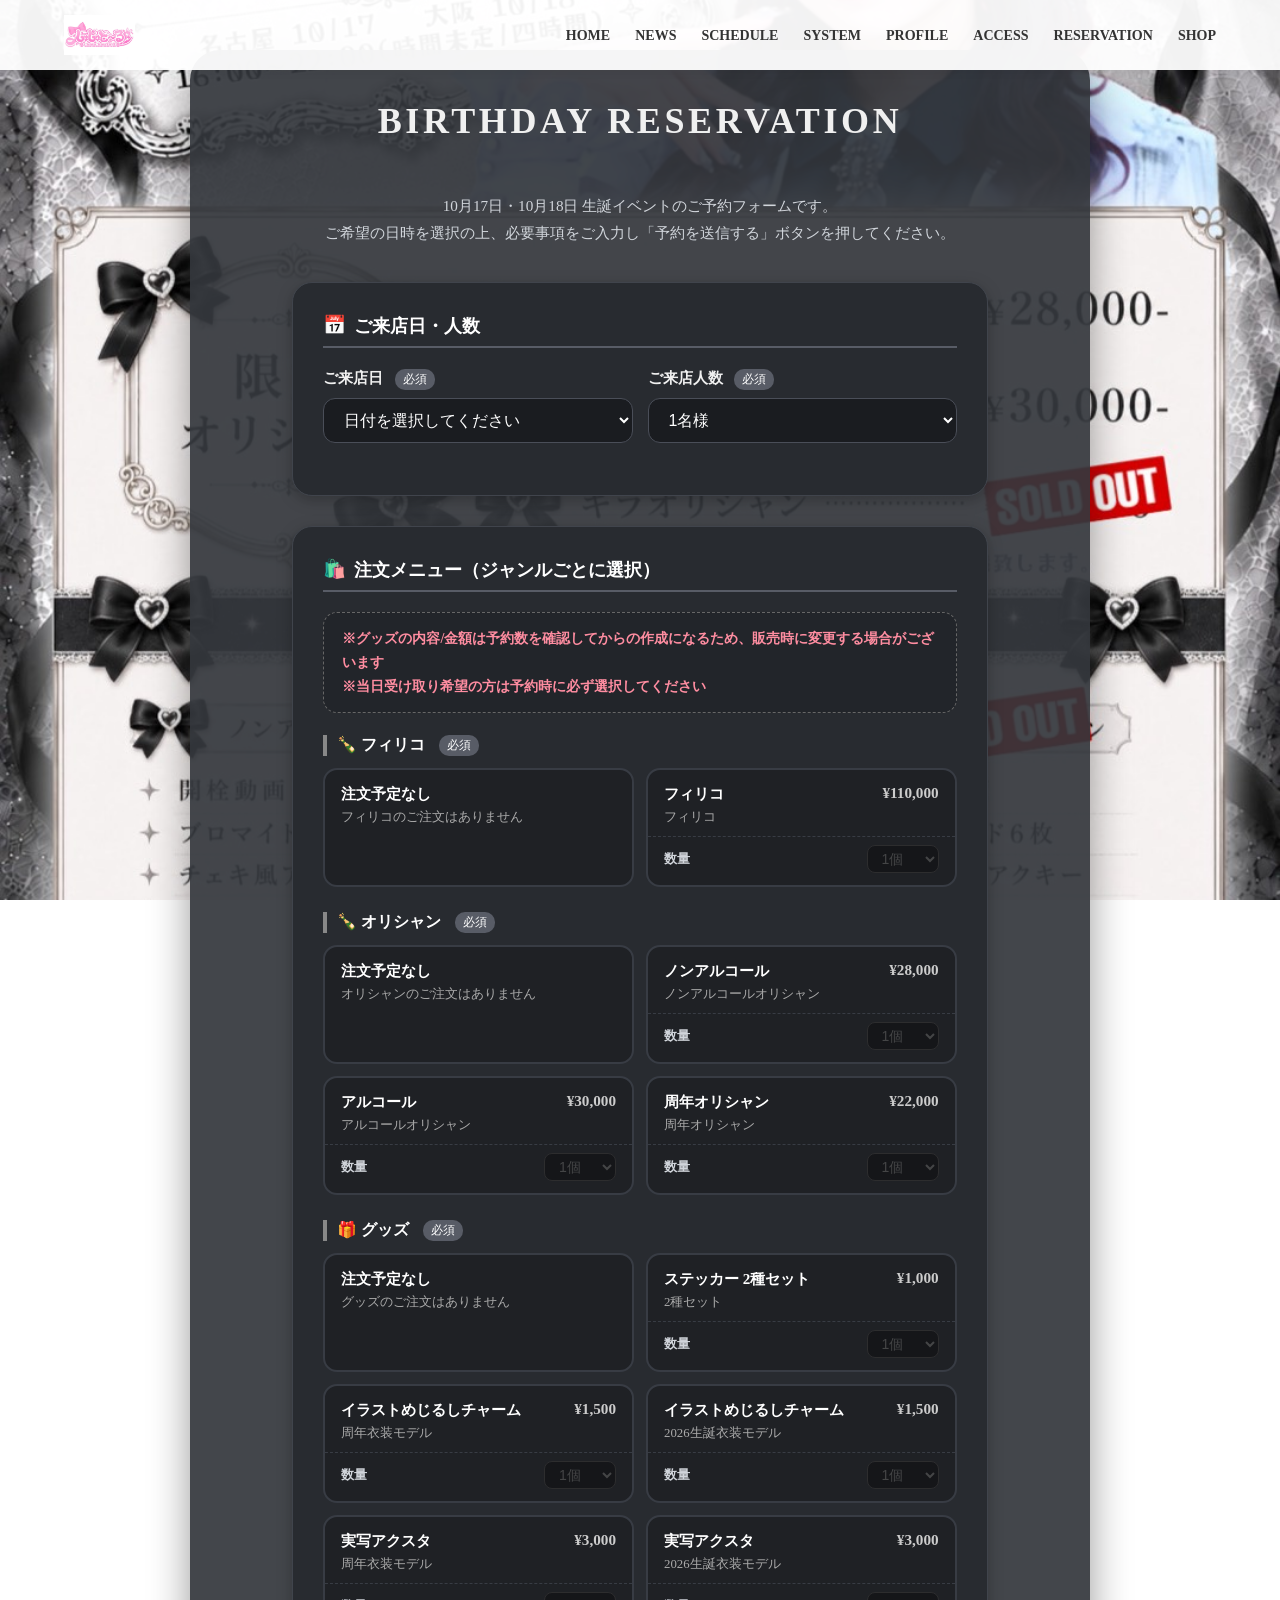
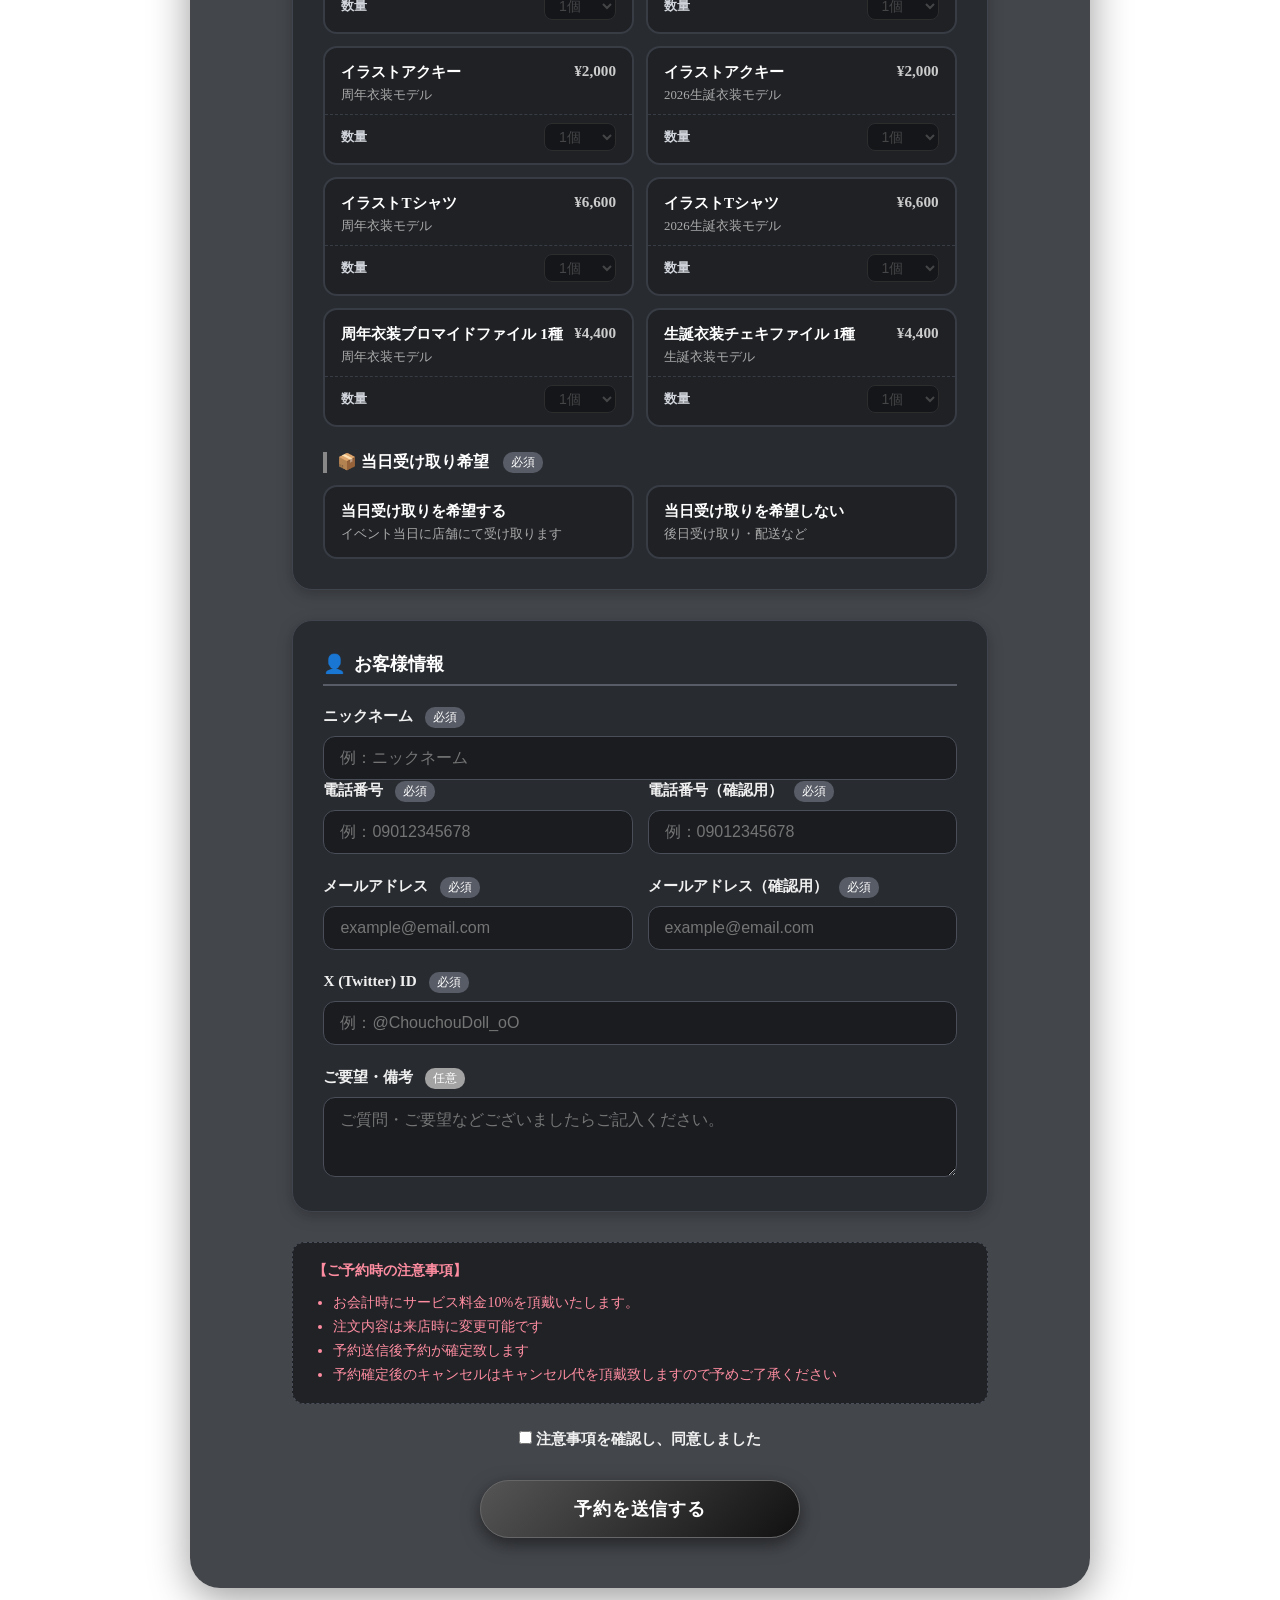
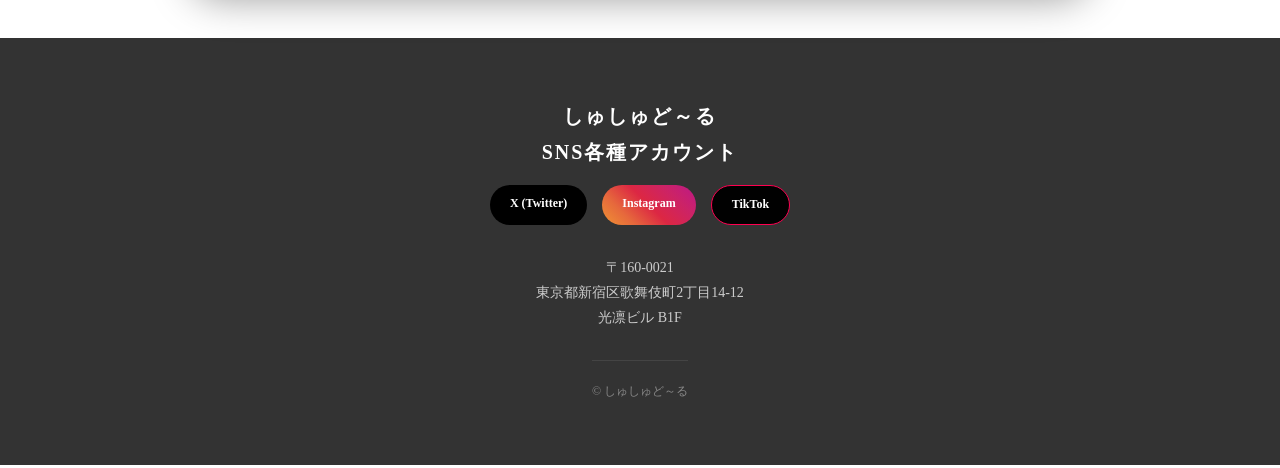
<file: reservationbirth.html>
<!DOCTYPE html>
<html lang="ja">
<head>
    <meta charset="UTF-8">
    <meta name="viewport" content="width=device-width, initial-scale=1.0">
    <title>BIRTHDAY RESERVATION | しゅしゅどーる</title>
    <link rel="stylesheet" href="style.css">
    <style>
        /* --- 背景画像切り替えスタイル --- */
        .fixed-background {
            background-size: cover;
            background-position: center;
            transition: background-image 0.4s ease-in-out;
            /* 未選択時の初期背景 */
            background-image: url('生誕.jpg');
        }

        /* 10/17用 背景画像 (PC / スマホ) */
        .fixed-background.bg-1017 {
            background-image: url('生誕よこ.png') !important;
        }
        @media (max-width: 768px), (orientation: portrait) {
            .fixed-background.bg-1017 {
                background-image: url('生誕.jpg') !important;
            }
        }

        /* 10/18用 背景画像 (PC / スマホ) */
        .fixed-background.bg-1018 {
            background-image: url('生誕よこ.png') !important;
        }
        @media (max-width: 768px), (orientation: portrait) {
            .fixed-background.bg-1018 {
                background-image: url('生誕.jpg') !important;
            }
        }

        /* --- 予約フォーム基本スタイル --- */
        .reservation-container {
            margin: 50px auto;
            padding: 50px 8%;
            border-radius: 30px;
            max-width: 900px;
            position: relative;
            z-index: 1;
        }

        .form-header-desc {
            text-align: center;
            font-size: 0.95rem;
            margin-bottom: 35px;
            line-height: 1.8;
        }

        .form-section {
            border-radius: 20px;
            padding: 30px;
            margin-bottom: 30px;
        }

        .form-section-title {
            font-size: 1.15rem;
            border-bottom: 2px solid;
            padding-bottom: 8px;
            margin-bottom: 20px;
            display: flex;
            align-items: center;
            gap: 8px;
            font-weight: bold;
        }

        .form-group {
            margin-bottom: 22px;
        }

        .form-group:last-child {
            margin-bottom: 0;
        }

        .form-label {
            display: block;
            font-weight: bold;
            margin-bottom: 8px;
            font-size: 0.95rem;
        }

        .required {
            font-size: 0.75rem;
            padding: 2px 8px;
            border-radius: 10px;
            margin-left: 8px;
            font-weight: normal;
            display: inline-block;
        }

        .optional {
            background-color: #a3a3a3;
            color: #fff;
            font-size: 0.75rem;
            padding: 2px 8px;
            border-radius: 10px;
            margin-left: 8px;
            font-weight: normal;
            display: inline-block;
        }

        .form-control {
            width: 100%;
            max-width: 100%;
            padding: 12px 16px;
            border-radius: 12px;
            font-size: 1rem;
            box-sizing: border-box;
            outline: none;
        }

        .form-row {
            display: flex;
            gap: 15px;
            flex-wrap: wrap;
        }

        .form-col {
            flex: 1;
            min-width: 220px;
            max-width: 100%;
            box-sizing: border-box;
        }

        .plan-options {
            display: grid;
            grid-template-columns: repeat(auto-fit, minmax(240px, 1fr));
            gap: 12px;
        }

        .plan-card {
            position: relative;
            border-radius: 14px;
            transition: all 0.25s ease;
            box-sizing: border-box;
            display: flex;
            flex-direction: column;
            justify-content: space-between;
        }

        .plan-card input[type="radio"],
        .plan-card input[type="checkbox"] {
            position: absolute;
            opacity: 0;
            width: 0;
            height: 0;
        }

        .plan-card label {
            display: block;
            padding: 14px 16px;
            cursor: pointer;
            height: 100%;
            box-sizing: border-box;
            border-radius: 12px;
        }

        .plan-title {
            font-weight: bold;
            font-size: 0.95rem;
            display: flex;
            justify-content: space-between;
        }

        .plan-price {
            font-weight: bold;
            font-size: 0.95rem;
        }

        .plan-desc {
            font-size: 0.8rem;
            margin-top: 4px;
        }

        .qty-container {
            padding: 8px 16px 12px 16px;
            margin-top: -4px;
            display: flex;
            align-items: center;
            justify-content: space-between;
            border-top: 1px dashed;
        }

        .qty-label {
            font-size: 0.82rem;
            font-weight: bold;
        }

        .qty-select {
            width: auto !important;
            padding: 4px 10px !important;
            font-size: 0.88rem !important;
            border-radius: 8px !important;
            cursor: pointer;
        }

        .order-genre-block {
            margin-bottom: 25px;
        }

        .order-genre-block:last-child {
            margin-bottom: 0;
        }

        .order-genre-label {
            font-size: 1rem;
            font-weight: bold;
            margin-bottom: 12px;
            padding-left: 10px;
            border-left: 4px solid;
            display: flex;
            align-items: center;
            gap: 6px;
        }

        .special-order-notes {
            padding: 14px 18px;
            border-radius: 14px;
            font-size: 0.88rem;
            font-weight: bold;
            line-height: 1.7;
            margin-bottom: 22px;
        }

        .notes-box {
            padding: 16px 20px;
            border-radius: 12px;
            font-size: 0.88rem;
            line-height: 1.7;
            margin-bottom: 25px;
        }

        .notes-box ul {
            padding-left: 20px;
            margin-top: 8px;
        }

        .agree-check {
            text-align: center;
            margin-bottom: 30px;
        }

        .agree-check label {
            font-weight: bold;
            cursor: pointer;
            font-size: 0.95rem;
        }

        .submit-btn-wrapper {
            text-align: center;
        }

        .submit-btn {
            color: #ffffff;
            border: none;
            padding: 16px 50px;
            font-size: 1.1rem;
            font-weight: bold;
            border-radius: 30px;
            cursor: pointer;
            transition: all 0.3s ease;
            letter-spacing: 0.05em;
            width: 100%;
            max-width: 320px;
        }

        .submit-btn:hover {
            transform: translateY(-3px);
            opacity: 0.95;
        }

        .modal-overlay {
            display: none;
            position: fixed;
            top: 0;
            left: 0;
            width: 100%;
            height: 100%;
            background: rgba(0, 0, 0, 0.5);
            z-index: 2000;
            justify-content: center;
            align-items: center;
            padding: 20px;
        }

        .modal-content {
            background: #282b30;
            color: #ffffff;
            padding: 35px 25px;
            border-radius: 24px;
            max-width: 480px;
            width: 100%;
            text-align: center;
            box-shadow: 0 10px 30px rgba(0,0,0,0.5);
            border: 3px solid #585c66;
            animation: popIn 0.3s ease;
        }

        @keyframes popIn {
            from { transform: scale(0.8); opacity: 0; }
            to { transform: scale(1); opacity: 1; }
        }

        .modal-content h3 {
            font-size: 1.4rem;
            margin-bottom: 15px;
            color: #ffffff;
        }

        .modal-content p {
            font-size: 0.95rem;
            line-height: 1.6;
            margin-bottom: 25px;
            color: #cccccc;
        }

        .modal-close-btn {
            background: #444444;
            color: #fff;
            border: none;
            padding: 10px 30px;
            border-radius: 20px;
            cursor: pointer;
            font-weight: bold;
            transition: background 0.2s ease;
        }

        .modal-close-btn:hover {
            background: #666666;
        }

        /* モノトーン配色 */
        .reservation-container.theme-black-gray {
            background-color: rgba(52, 55, 60, 0.92);
            color: #f0f0f0;
            box-shadow: 0 10px 40px rgba(0, 0, 0, 0.4);
        }

        .theme-black-gray .form-header-desc { color: #d1d5db; }
        .theme-black-gray .form-section {
            background: #282b30;
            border: 1px solid #40444c;
            box-shadow: 0 4px 15px rgba(0, 0, 0, 0.25);
        }
        .theme-black-gray .form-section-title {
            color: #ffffff;
            border-bottom-color: #585c66;
        }
        .theme-black-gray .order-genre-label {
            color: #ffffff;
            border-left-color: #888888;
        }
        .theme-black-gray .special-order-notes {
            background-color: #22252a;
            border: 1.5px dashed #666666;
            color: #ff8da1;
        }
        .theme-black-gray .form-label { color: #f0f0f0; }
        .theme-black-gray .required {
            background-color: #585c66;
            color: #ffffff;
        }
        .theme-black-gray .form-control {
            background-color: #1a1c20;
            border: 1.5px solid #4a4e58;
            color: #ffffff;
        }
        .theme-black-gray .form-control:focus {
            border-color: #888888;
            background-color: #22252a;
            box-shadow: 0 0 8px rgba(200, 200, 200, 0.3);
        }
        .theme-black-gray .plan-card {
            background: #1f2125;
            border: 2px solid #383c44;
        }
        .theme-black-gray .plan-card.is-checked,
        .theme-black-gray .plan-card:has(input[type="radio"]:checked) {
            border-color: #888888;
            background: linear-gradient(135deg, #3a3a3a 0%, #222222 100%);
            box-shadow: 0 4px 12px rgba(0, 0, 0, 0.5);
        }
        .theme-black-gray .qty-container { border-top-color: #383c44; }
        .theme-black-gray .qty-label { color: #d1d5db; }
        .theme-black-gray .qty-select:disabled {
            background-color: #111215 !important;
            border-color: #333 !important;
            color: #555 !important;
        }
        .theme-black-gray .plan-title { color: #ffffff; }
        .theme-black-gray .plan-price { color: #cccccc; }
        .theme-black-gray .plan-desc { color: #aaaaaa; }
        .theme-black-gray .notes-box {
            background-color: #202226;
            border: 1px dashed #4a4e58;
            color: #ff8da1;
        }
        .theme-black-gray .agree-check label { color: #f0f0f0; }
        .theme-black-gray .submit-btn {
            background: linear-gradient(135deg, #555555 0%, #111111 100%);
            border: 1px solid #666666;
            box-shadow: 0 6px 18px rgba(0, 0, 0, 0.5);
        }
        .theme-black-gray .submit-btn:hover {
            background: linear-gradient(135deg, #666666 0%, #222222 100%);
            box-shadow: 0 8px 24px rgba(0, 0, 0, 0.7);
        }

        @media (max-width: 768px) {
            .reservation-container {
                width: 92%;
                padding: 30px 15px;
                margin: 30px auto;
            }
            .form-section { padding: 20px 15px; }
            .form-col { min-width: 100%; }
            .plan-options { grid-template-columns: 1fr; }
        }
    </style>
</head>
<body>
    <div class="fixed-background" id="bg-target"></div>

    <header class="header">
        <div class="logo">
            <img src="logo.jpeg" alt="しゅしゅどーる 公式ロゴ">
        </div>

        <div class="hamburger" id="hamburger">
            <span></span>
            <span></span>
            <span></span>
        </div>

        <nav class="nav" id="nav-menu">
            <ul>
                <li><a href="index.html#home">HOME</a></li>
                <li><a href="index.html#news">NEWS</a></li>
                <li><a href="index.html#schedule">SCHEDULE</a></li>
                <li><a href="index.html#system">SYSTEM</a></li>
                <li><a href="profile.html">PROFILE</a></li>
                <li><a href="index.html#access">ACCESS</a></li>
                <li><a href="#reservation">RESERVATION</a></li>
                <li><a href="index.html#shop">SHOP</a></li> 
            </ul>
        </nav>
    </header>

    <main class="reservation-container theme-black-gray" id="reservation">
        <h2 class="section-title">BIRTHDAY RESERVATION</h2>
        <p class="form-header-desc">
            10月17日・10月18日 生誕イベントのご予約フォームです。<br>
            ご希望の日時を選択の上、必要事項をご入力し「予約を送信する」ボタンを押してください。
        </p>

        <form id="reservationForm">
            <!-- 1. ご来店日・人数 -->
            <div class="form-section">
                <div class="form-section-title">
                    <span>📅</span> ご来店日・人数
                </div>

                <div class="form-row">
                    <!-- 日付選択（10/17 or 10/18） -->
                    <div class="form-col form-group">
                        <label class="form-label" for="res-date">ご来店日 <span class="required">必須</span></label>
                        <select id="res-date" name="date" class="form-control" required>
                            <option value="">日付を選択してください</option>
                            <option value="2026-10-17">2026年10月17日(土)</option>
                            <option value="2026-10-18">2026年10月18日(日)</option>
                        </select>
                    </div>

                    <!-- 人数 -->
                    <div class="form-col form-group">
                        <label class="form-label" for="res-guests">ご来店人数 <span class="required">必須</span></label>
                        <select id="res-guests" name="guests" class="form-control" required>
                            <option value="1名">1名様</option>
                            <option value="2名">2名様</option>
                            <option value="3名">3名様</option>
                            <option value="4名">4名様</option>
                            <option value="5名以上">5名様以上（備考欄にご記入ください）</option>
                        </select>
                    </div>
                </div>
            </div>

            <!-- 2. 注文メニュー -->
            <div class="form-section">
                <div class="form-section-title">
                    <span>🛍️</span> 注文メニュー（ジャンルごとに選択）
                </div>

                <div id="special-order-options">
                    <div class="special-order-notes">
                        ※グッズの内容/金額は予約数を確認してからの作成になるため、販売時に変更する場合がございます<br>
                        ※当日受け取り希望の方は予約時に必ず選択してください
                    </div>

                    <!-- ジャンル：フィリコ -->
                    <div class="order-genre-block">
                        <div class="order-genre-label">🍾 フィリコ <span class="required">必須</span></div>
                        <div class="plan-options">
                            <div class="plan-card">
                                <input type="checkbox" id="order-fillico-none" class="none-checkbox" data-genre="fillico" value="注文予定なし">
                                <label for="order-fillico-none">
                                    <div class="plan-title"><span>注文予定なし</span></div>
                                    <div class="plan-desc">フィリコのご注文はありません</div>
                                </label>
                            </div>

                            <div class="plan-card item-card">
                                <input type="checkbox" id="order-fillico-item" class="item-checkbox" data-genre="fillico" value="フィリコ（¥110,000）">
                                <label for="order-fillico-item">
                                    <div class="plan-title">
                                        <span>フィリコ</span>
                                        <span class="plan-price">¥110,000</span>
                                    </div>
                                    <div class="plan-desc">フィリコ</div>
                                </label>
                                <div class="qty-container">
                                    <span class="qty-label">数量</span>
                                    <select class="qty-select form-control" disabled>
                                        <option value="1">1個</option><option value="2">2個</option><option value="3">3個</option><option value="4">4個</option><option value="5">5個</option><option value="6">6個</option><option value="7">7個</option><option value="8">8個</option><option value="9">9個</option><option value="10">10個</option>
                                    </select>
                                </div>
                            </div>
                        </div>
                    </div>

                    <!-- ジャンル1：オリシャン -->
                    <div class="order-genre-block">
                        <div class="order-genre-label">🍾 オリシャン <span class="required">必須</span></div>
                        <div class="plan-options">
                            <div class="plan-card">
                                <input type="checkbox" id="order-champagne-none" class="none-checkbox" data-genre="champagne" value="注文予定なし">
                                <label for="order-champagne-none">
                                    <div class="plan-title"><span>注文予定なし</span></div>
                                    <div class="plan-desc">オリシャンのご注文はありません</div>
                                </label>
                            </div>

                            <div class="plan-card item-card">
                                <input type="checkbox" id="order-champagne-nonalc" class="item-checkbox" data-genre="champagne" value="ノンアルコール（¥28,000）">
                                <label for="order-champagne-nonalc">
                                    <div class="plan-title">
                                        <span>ノンアルコール</span>
                                        <span class="plan-price">¥28,000</span>
                                    </div>
                                    <div class="plan-desc">ノンアルコールオリシャン</div>
                                </label>
                                <div class="qty-container">
                                    <span class="qty-label">数量</span>
                                    <select class="qty-select form-control" disabled>
                                        <option value="1">1個</option><option value="2">2個</option><option value="3">3個</option><option value="4">4個</option><option value="5">5個</option><option value="6">6個</option><option value="7">7個</option><option value="8">8個</option><option value="9">9個</option><option value="10">10個</option>
                                    </select>
                                </div>
                            </div>

                            <div class="plan-card item-card">
                                <input type="checkbox" id="order-champagne-alc" class="item-checkbox" data-genre="champagne" value="アルコール（¥30,000）">
                                <label for="order-champagne-alc">
                                    <div class="plan-title">
                                        <span>アルコール</span>
                                        <span class="plan-price">¥30,000</span>
                                    </div>
                                    <div class="plan-desc">アルコールオリシャン</div>
                                </label>
                                <div class="qty-container">
                                    <span class="qty-label">数量</span>
                                    <select class="qty-select form-control" disabled>
                                        <option value="1">1個</option><option value="2">2個</option><option value="3">3個</option><option value="4">4個</option><option value="5">5個</option><option value="6">6個</option><option value="7">7個</option><option value="8">8個</option><option value="9">9個</option><option value="10">10個</option>
                                    </select>
                                </div>
                            </div>

                            <div class="plan-card item-card">
                                <input type="checkbox" id="order-champagne-anniv" class="item-checkbox" data-genre="champagne" value="周年オリシャン（¥22,000）">
                                <label for="order-champagne-anniv">
                                    <div class="plan-title">
                                        <span>周年オリシャン</span>
                                        <span class="plan-price">¥22,000</span>
                                    </div>
                                    <div class="plan-desc">周年オリシャン</div>
                                </label>
                                <div class="qty-container">
                                    <span class="qty-label">数量</span>
                                    <select class="qty-select form-control" disabled>
                                        <option value="1">1個</option><option value="2">2個</option><option value="3">3個</option><option value="4">4個</option><option value="5">5個</option><option value="6">6個</option><option value="7">7個</option><option value="8">8個</option><option value="9">9個</option><option value="10">10個</option>
                                    </select>
                                </div>
                            </div>
                        </div>
                    </div>

                    <!-- ジャンル2：グッズ -->
                    <div class="order-genre-block">
                        <div class="order-genre-label">🎁 グッズ <span class="required">必須</span></div>
                        <div class="plan-options">
                            <div class="plan-card">
                                <input type="checkbox" id="order-goods-none" class="none-checkbox" data-genre="goods" value="注文予定なし">
                                <label for="order-goods-none">
                                    <div class="plan-title"><span>注文予定なし</span></div>
                                    <div class="plan-desc">グッズのご注文はありません</div>
                                </label>
                            </div>

                            <div class="plan-card item-card">
                                <input type="checkbox" id="order-goods-sticker" class="item-checkbox" data-genre="goods" value="ステッカー 2種セット（¥1,000）">
                                <label for="order-goods-sticker">
                                    <div class="plan-title">
                                        <span>ステッカー 2種セット</span>
                                        <span class="plan-price">¥1,000</span>
                                    </div>
                                    <div class="plan-desc">2種セット</div>
                                </label>
                                <div class="qty-container">
                                    <span class="qty-label">数量</span>
                                    <select class="qty-select form-control" disabled>
                                        <option value="1">1個</option><option value="2">2個</option><option value="3">3個</option><option value="4">4個</option><option value="5">5個</option><option value="6">6個</option><option value="7">7個</option><option value="8">8個</option><option value="9">9個</option><option value="10">10個</option>
                                    </select>
                                </div>
                            </div>

                            <div class="plan-card item-card">
                                <input type="checkbox" id="order-goods-charm-anniv" class="item-checkbox" data-genre="goods" value="イラスト目印チャーム 周年衣装（¥1,500）">
                                <label for="order-goods-charm-anniv">
                                    <div class="plan-title">
                                        <span>イラストめじるしチャーム</span>
                                        <span class="plan-price">¥1,500</span>
                                    </div>
                                    <div class="plan-desc">周年衣装モデル</div>
                                </label>
                                <div class="qty-container">
                                    <span class="qty-label">数量</span>
                                    <select class="qty-select form-control" disabled>
                                        <option value="1">1個</option><option value="2">2個</option><option value="3">3個</option><option value="4">4個</option><option value="5">5個</option><option value="6">6個</option><option value="7">7個</option><option value="8">8個</option><option value="9">9個</option><option value="10">10個</option>
                                    </select>
                                </div>
                            </div>

                            <div class="plan-card item-card">
                                <input type="checkbox" id="order-goods-charm-seitan" class="item-checkbox" data-genre="goods" value="イラスト目印チャーム 2026生誕衣装（¥1,500）">
                                <label for="order-goods-charm-seitan">
                                    <div class="plan-title">
                                        <span>イラストめじるしチャーム</span>
                                        <span class="plan-price">¥1,500</span>
                                    </div>
                                    <div class="plan-desc">2026生誕衣装モデル</div>
                                </label>
                                <div class="qty-container">
                                    <span class="qty-label">数量</span>
                                    <select class="qty-select form-control" disabled>
                                        <option value="1">1個</option><option value="2">2個</option><option value="3">3個</option><option value="4">4個</option><option value="5">5個</option><option value="6">6個</option><option value="7">7個</option><option value="8">8個</option><option value="9">9個</option><option value="10">10個</option>
                                    </select>
                                </div>
                            </div>

                            <div class="plan-card item-card">
                                <input type="checkbox" id="order-goods-acsta-anniv" class="item-checkbox" data-genre="goods" value="実写アクスタ 周年衣装（¥3,000）">
                                <label for="order-goods-acsta-anniv">
                                    <div class="plan-title">
                                        <span>実写アクスタ</span>
                                        <span class="plan-price">¥3,000</span>
                                    </div>
                                    <div class="plan-desc">周年衣装モデル</div>
                                </label>
                                <div class="qty-container">
                                    <span class="qty-label">数量</span>
                                    <select class="qty-select form-control" disabled>
                                        <option value="1">1個</option><option value="2">2個</option><option value="3">3個</option><option value="4">4個</option><option value="5">5個</option><option value="6">6個</option><option value="7">7個</option><option value="8">8個</option><option value="9">9個</option><option value="10">10個</option>
                                    </select>
                                </div>
                            </div>

                            <div class="plan-card item-card">
                                <input type="checkbox" id="order-goods-acsta-seitan" class="item-checkbox" data-genre="goods" value="実写アクスタ 2026生誕衣装（¥3,000）">
                                <label for="order-goods-acsta-seitan">
                                    <div class="plan-title">
                                        <span>実写アクスタ</span>
                                        <span class="plan-price">¥3,000</span>
                                    </div>
                                    <div class="plan-desc">2026生誕衣装モデル</div>
                                </label>
                                <div class="qty-container">
                                    <span class="qty-label">数量</span>
                                    <select class="qty-select form-control" disabled>
                                        <option value="1">1個</option><option value="2">2個</option><option value="3">3個</option><option value="4">4個</option><option value="5">5個</option><option value="6">6個</option><option value="7">7個</option><option value="8">8個</option><option value="9">9個</option><option value="10">10個</option>
                                    </select>
                                </div>
                            </div>

                            <div class="plan-card item-card">
                                <input type="checkbox" id="order-goods-key-anniv" class="item-checkbox" data-genre="goods" value="イラストアクキー 周年衣装（¥2,000）">
                                <label for="order-goods-key-anniv">
                                    <div class="plan-title">
                                        <span>イラストアクキー</span>
                                        <span class="plan-price">¥2,000</span>
                                    </div>
                                    <div class="plan-desc">周年衣装モデル</div>
                                </label>
                                <div class="qty-container">
                                    <span class="qty-label">数量</span>
                                    <select class="qty-select form-control" disabled>
                                        <option value="1">1個</option><option value="2">2個</option><option value="3">3個</option><option value="4">4個</option><option value="5">5個</option><option value="6">6個</option><option value="7">7個</option><option value="8">8個</option><option value="9">9個</option><option value="10">10個</option>
                                    </select>
                                </div>
                            </div>

                            <div class="plan-card item-card">
                                <input type="checkbox" id="order-goods-key-seitan" class="item-checkbox" data-genre="goods" value="イラストアクキー 2026生誕衣装（¥2,000）">
                                <label for="order-goods-key-seitan">
                                    <div class="plan-title">
                                        <span>イラストアクキー</span>
                                        <span class="plan-price">¥2,000</span>
                                    </div>
                                    <div class="plan-desc">2026生誕衣装モデル</div>
                                </label>
                                <div class="qty-container">
                                    <span class="qty-label">数量</span>
                                    <select class="qty-select form-control" disabled>
                                        <option value="1">1個</option><option value="2">2個</option><option value="3">3個</option><option value="4">4個</option><option value="5">5個</option><option value="6">6個</option><option value="7">7個</option><option value="8">8個</option><option value="9">9個</option><option value="10">10個</option>
                                    </select>
                                </div>
                            </div>

                            <div class="plan-card item-card">
                                <input type="checkbox" id="order-goods-tshirt-anniv" class="item-checkbox" data-genre="goods" value="イラストTシャツ 周年衣装（¥6,600）">
                                <label for="order-goods-tshirt-anniv">
                                    <div class="plan-title">
                                        <span>イラストTシャツ</span>
                                        <span class="plan-price">¥6,600</span>
                                    </div>
                                    <div class="plan-desc">周年衣装モデル</div>
                                </label>
                                <div class="qty-container">
                                    <span class="qty-label">数量</span>
                                    <select class="qty-select form-control" disabled>
                                        <option value="1">1個</option><option value="2">2個</option><option value="3">3個</option><option value="4">4個</option><option value="5">5個</option><option value="6">6個</option><option value="7">7個</option><option value="8">8個</option><option value="9">9個</option><option value="10">10個</option>
                                    </select>
                                </div>
                            </div>

                            <div class="plan-card item-card">
                                <input type="checkbox" id="order-goods-tshirt-seitan" class="item-checkbox" data-genre="goods" value="イラストTシャツ 2026生誕衣装（¥6,600）">
                                <label for="order-goods-tshirt-seitan">
                                    <div class="plan-title">
                                        <span>イラストTシャツ</span>
                                        <span class="plan-price">¥6,600</span>
                                    </div>
                                    <div class="plan-desc">2026生誕衣装モデル</div>
                                </label>
                                <div class="qty-container">
                                    <span class="qty-label">数量</span>
                                    <select class="qty-select form-control" disabled>
                                        <option value="1">1個</option><option value="2">2個</option><option value="3">3個</option><option value="4">4個</option><option value="5">5個</option><option value="6">6個</option><option value="7">7個</option><option value="8">8個</option><option value="9">9個</option><option value="10">10個</option>
                                    </select>
                                </div>
                            </div>

                            <div class="plan-card item-card">
                                <input type="checkbox" id="order-goods-promide" class="item-checkbox" data-genre="goods" value="周年衣装ブロマイドファイル 1種（¥4,400）">
                                <label for="order-goods-promide">
                                    <div class="plan-title">
                                        <span>周年衣装ブロマイドファイル 1種</span>
                                        <span class="plan-price">¥4,400</span>
                                    </div>
                                    <div class="plan-desc">周年衣装モデル</div>
                                </label>
                                <div class="qty-container">
                                    <span class="qty-label">数量</span>
                                    <select class="qty-select form-control" disabled>
                                        <option value="1">1個</option><option value="2">2個</option><option value="3">3個</option><option value="4">4個</option><option value="5">5個</option><option value="6">6個</option><option value="7">7個</option><option value="8">8個</option><option value="9">9個</option><option value="10">10個</option>
                                    </select>
                                </div>
                            </div>

                            <div class="plan-card item-card">
                                <input type="checkbox" id="order-goods-cheki" class="item-checkbox" data-genre="goods" value="生誕衣装チェキファイル 1種（¥4,400）">
                                <label for="order-goods-cheki">
                                    <div class="plan-title">
                                        <span>生誕衣装チェキファイル 1種</span>
                                        <span class="plan-price">¥4,400</span>
                                    </div>
                                    <div class="plan-desc">生誕衣装モデル</div>
                                </label>
                                <div class="qty-container">
                                    <span class="qty-label">数量</span>
                                    <select class="qty-select form-control" disabled>
                                        <option value="1">1個</option><option value="2">2個</option><option value="3">3個</option><option value="4">4個</option><option value="5">5個</option><option value="6">6個</option><option value="7">7個</option><option value="8">8個</option><option value="9">9個</option><option value="10">10個</option>
                                    </select>
                                </div>
                            </div>
                        </div>
                    </div>

                    <!-- 当日受け取り希望の選択項目 -->
                    <div class="order-genre-block" style="margin-top: 25px;">
                        <div class="order-genre-label">📦 当日受け取り希望 <span class="required">必須</span></div>
                        <div class="plan-options">
                            <div class="plan-card">
                                <input type="radio" id="pickup-yes" name="same_day_pickup" value="当日受け取りを希望する">
                                <label for="pickup-yes">
                                    <div class="plan-title">
                                        <span>当日受け取りを希望する</span>
                                    </div>
                                    <div class="plan-desc">イベント当日に店舗にて受け取ります</div>
                                </label>
                            </div>
                            <div class="plan-card">
                                <input type="radio" id="pickup-no" name="same_day_pickup" value="当日受け取りを希望しない">
                                <label for="pickup-no">
                                    <div class="plan-title">
                                        <span>当日受け取りを希望しない</span>
                                    </div>
                                    <div class="plan-desc">後日受け取り・配送など</div>
                                </label>
                            </div>
                        </div>
                    </div>
                </div>
            </div>

            <!-- 3. お客様情報 -->
            <div class="form-section">
                <div class="form-section-title">
                    <span>👤</span> お客様情報
                </div>

                <div class="form-row">
                    <div class="form-col form-group">
                        <label class="form-label" for="user-name">ニックネーム <span class="required">必須</span></label>
                        <input type="text" id="user-name" name="name" class="form-control" placeholder="例：ニックネーム" required>
                    </div>
                </div>

                <!-- 電話番号・確認用電話番号 -->
                <div class="form-row">
                    <div class="form-col form-group">
                        <label class="form-label" for="user-phone">電話番号 <span class="required">必須</span></label>
                        <input type="tel" id="user-phone" name="phone" class="form-control" placeholder="例：09012345678" maxlength="11" required>
                    </div>
                    <div class="form-col form-group">
                        <label class="form-label" for="user-phone-confirm">電話番号（確認用） <span class="required">必須</span></label>
                        <input type="tel" id="user-phone-confirm" class="form-control" placeholder="例：09012345678" maxlength="11" required>
                    </div>
                </div>

                <!-- メールアドレス・確認用メールアドレス -->
                <div class="form-row">
                    <div class="form-col form-group">
                        <label class="form-label" for="user-email">メールアドレス <span class="required">必須</span></label>
                        <input type="email" id="user-email" name="email" class="form-control" placeholder="example@email.com" required>
                    </div>
                    <div class="form-col form-group">
                        <label class="form-label" for="user-email-confirm">メールアドレス（確認用） <span class="required">必須</span></label>
                        <input type="email" id="user-email-confirm" class="form-control" placeholder="example@email.com" required>
                    </div>
                </div>

                <!-- SNS ID -->
                <div class="form-group">
                    <label class="form-label" for="user-sns">X (Twitter) ID <span class="required">必須</span></label>
                    <input type="text" id="user-sns" name="sns" class="form-control" placeholder="例：@ChouchouDoll_oO" required>
                </div>

                <div class="form-group">
                    <label class="form-label" for="user-notes">ご要望・備考 <span class="optional">任意</span></label>
                    <textarea id="user-notes" name="notes" class="form-control" rows="3" placeholder="ご質問・ご要望などございましたらご記入ください。"></textarea>
                </div>
            </div>

            <!-- 注意事項 -->
            <div class="notes-box">
                <strong>【ご予約時の注意事項】</strong>
                <ul id="notes-list">
                    <li>お会計時にサービス料金10%を頂戴いたします。</li>
                    <li>注文内容は来店時に変更可能です</li>
                    <li>予約送信後予約が確定致します</li>
                    <li>予約確定後のキャンセルはキャンセル代を頂戴致しますので予めご了承ください</li>
                </ul>
            </div>

            <div class="agree-check">
                <label>
                    <input type="checkbox" id="agree-check" required> 注意事項を確認し、同意しました
                </label>
            </div>

            <div class="submit-btn-wrapper">
                <button type="submit" class="submit-btn">予約を送信する</button>
            </div>
        </form>
    </main>

    <!-- 送信完了モーダル -->
    <div class="modal-overlay" id="successModal">
        <div class="modal-content">
            <h3>ご予約を受け付けました</h3>
            <p id="modalMsg">ご予約ありがとうございます！<br>ご入力いただいたメールアドレス宛に、確認のご連絡を差し上げます。</p>
            <button class="modal-close-btn" id="modalCloseBtn">閉じる</button>
        </div>
    </div>

    <footer class="footer">
        <div class="footer-content">
            <p class="group-name">
                しゅしゅど～る<br>
                SNS各種アカウント<br>
            </p>

            <div class="sns-links">
                <a href="https://x.com/ChouchouDoll_oO?s=20" class="sns-btn x-link" target="_blank">X (Twitter)</a>
                <a href="https://instagram.com/chouchoudoll_o0?igsh=emo3YWc3NzVlOWl1" class="sns-btn insta-link" target="_blank">Instagram</a>
                <a href="https://tiktok.com/@Chouchoudoll_o0" class="sns-btn tiktok-link" target="_blank">TikTok</a>
            </div>

            <p class="address">
                〒160-0021<br>
                東京都新宿区歌舞伎町2丁目14-12<br>
                光凛ビル B1F<br>
            </p>
            <p class="copyright">&copy; しゅしゅど～る</p>
        </div>
    </footer>

    <script>
    // ★ ハンバーガーメニュー制御
    const hamburger = document.getElementById('hamburger');
    const navMenu = document.getElementById('nav-menu');
    if (hamburger && navMenu) {
        hamburger.addEventListener('click', () => {
            hamburger.classList.toggle('active');
            navMenu.classList.toggle('active');
        });
    }

    // ★ 日付選択による背景切り替え（10/17 or 10/18）
    const dateInput = document.getElementById('res-date');
    const bgTarget = document.getElementById('bg-target');
    if (dateInput && bgTarget) {
        dateInput.addEventListener('change', (e) => {
            const val = e.target.value;
            bgTarget.classList.remove('bg-1017', 'bg-1018');
            if (val === '2026-10-17') {
                bgTarget.classList.add('bg-1017');
            } else if (val === '2026-10-18') {
                bgTarget.classList.add('bg-1018');
            }
        });
    }

    // ★ 電話番号入力欄：数字のみ＆最大11桁制限
    ['user-phone', 'user-phone-confirm'].forEach(id => {
        const input = document.getElementById(id);
        if (input) {
            input.addEventListener('input', (e) => {
                e.target.value = e.target.value.replace(/\D/g, '').slice(0, 11);
            });
        }
    });

    // ★ 入力不一致の特定関数
    function getMismatchInfo(original, confirm) {
        if (original === confirm) return null;
        const minLen = Math.min(original.length, confirm.length);
        for (let i = 0; i < minLen; i++) {
            if (original[i] !== confirm[i]) {
                return `${i + 1}文字目（もと：'${original[i]}' / 確認用：'${confirm[i]}'）`;
            }
        }
        if (original.length !== confirm.length) {
            return `文字数（もと：${original.length}文字 / 確認用：${confirm.length}文字）`;
        }
        return "不一致箇所あり";
    }

    // ★ 商品の複数選択・個数連動 ＆ 「注文予定なし」との排他制御
    document.querySelectorAll('.item-card').forEach(card => {
        const checkbox = card.querySelector('.item-checkbox');
        const qtySelect = card.querySelector('.qty-select');
        const genre = checkbox.dataset.genre;

        // チェックボックス切り替え時
        checkbox.addEventListener('change', () => {
            if (checkbox.checked) {
                card.classList.add('is-checked');
                qtySelect.disabled = false;
                // 「注文予定なし」のチェックを解除
                const noneCb = document.querySelector(`.none-checkbox[data-genre="${genre}"]`);
                if (noneCb) {
                    noneCb.checked = false;
                    noneCb.closest('.plan-card').classList.remove('is-checked');
                }
            } else {
                card.classList.remove('is-checked');
                qtySelect.disabled = true;
                qtySelect.value = "1"; // 初期値に戻す
            }
        });

        // 数量変更時にも自動でチェックを入れる
        qtySelect.addEventListener('change', () => {
            if (!checkbox.checked) {
                checkbox.checked = true;
                card.classList.add('is-checked');
                qtySelect.disabled = false;
                const noneCb = document.querySelector(`.none-checkbox[data-genre="${genre}"]`);
                if (noneCb) {
                    noneCb.checked = false;
                    noneCb.closest('.plan-card').classList.remove('is-checked');
                }
            }
        });
    });

    // 「注文予定なし」のコントロール
    document.querySelectorAll('.none-checkbox').forEach(noneCb => {
        const genre = noneCb.dataset.genre;
        noneCb.addEventListener('change', () => {
            if (noneCb.checked) {
                noneCb.closest('.plan-card').classList.add('is-checked');
                // 同ジャンルの全商品を解除
                document.querySelectorAll(`.item-checkbox[data-genre="${genre}"]`).forEach(cb => {
                    cb.checked = false;
                    const card = cb.closest('.item-card');
                    card.classList.remove('is-checked');
                    const qtySelect = card.querySelector('.qty-select');
                    qtySelect.disabled = true;
                    qtySelect.value = "1";
                });
            } else {
                noneCb.closest('.plan-card').classList.remove('is-checked');
            }
        });
    });

    // ★ フォーム送信処理（GAS連携）
    const form = document.getElementById('reservationForm');
    const modal = document.getElementById('successModal');
    const modalCloseBtn = document.getElementById('modalCloseBtn');
    const submitBtn = form ? form.querySelector('.submit-btn') : null;

    if (form) {
        form.addEventListener('submit', (e) => {
            e.preventDefault();

            // 電話番号の不一致チェック
            const phone = document.getElementById('user-phone').value;
            const phoneConfirm = document.getElementById('user-phone-confirm').value;
            const phoneDiff = getMismatchInfo(phone, phoneConfirm);

            if (phoneDiff) {
                alert(`【電話番号が一致していません】\n\nもとの入力：${phone}\n確認用入力：${phoneConfirm}\n相違箇所 ：${phoneDiff}\n\n入力内容をご確認ください。`);
                document.getElementById('user-phone-confirm').focus();
                return;
            }

            // メールアドレスの不一致チェック
            const email = document.getElementById('user-email').value;
            const emailConfirm = document.getElementById('user-email-confirm').value;
            const emailDiff = getMismatchInfo(email, emailConfirm);

            if (emailDiff) {
                alert(`【メールアドレスが一致していません】\n\nもとの入力：${email}\n確認用入力：${emailConfirm}\n相違箇所 ：${emailDiff}\n\n入力内容をご確認ください。`);
                document.getElementById('user-email-confirm').focus();
                return;
            }

            // ジャンル別＆当日受け取り希望の必須チェック
            const fillicoNone = document.getElementById('order-fillico-none').checked;
            const fillicoItems = document.querySelectorAll('.item-checkbox[data-genre="fillico"]:checked').length > 0;
            if (!fillicoNone && !fillicoItems) {
                alert('【🍾 フィリコ】ジャンルの選択は必須です。\nご注文のご予定がない場合は「注文予定なし」にチェックを入れてください。');
                return;
            }

            const champNone = document.getElementById('order-champagne-none').checked;
            const champItems = document.querySelectorAll('.item-checkbox[data-genre="champagne"]:checked').length > 0;
            if (!champNone && !champItems) {
                alert('【🍾 オリシャン】ジャンルの選択は必須です。\nご注文のご予定がない場合は「注文予定なし」にチェックを入れてください。');
                return;
            }

            const goodsNone = document.getElementById('order-goods-none').checked;
            const goodsItems = document.querySelectorAll('.item-checkbox[data-genre="goods"]:checked').length > 0;
            if (!goodsNone && !goodsItems) {
                alert('【🎁 グッズ】ジャンルの選択は必須です。\nご注文のご予定がない場合は「注文予定なし」にチェックを入れてください。');
                return;
            }

            const pickupChecked = document.querySelector('input[name="same_day_pickup"]:checked');
            if (!pickupChecked) {
                alert('【📦 当日受け取り希望】の選択は必須です。\n希望する／希望しないのいずれかを選択してください。');
                return;
            }

            // 二重送信防止
            if (submitBtn) {
                submitBtn.disabled = true;
                submitBtn.textContent = '送信中...';
            }

            const date = document.getElementById('res-date').value;
            const guests = document.getElementById('res-guests').value;
            const name = document.getElementById('user-name').value;

            let formattedDateTime = "";
            if (date) {
                const parts = date.split('-');
                formattedDateTime = `${parts[0]}年${parseInt(parts[1])}月${parseInt(parts[2])}日`;
            }

            // 送信データの作成（数量を含めた整形）
            const formData = new FormData(form);

            // フィリコのデータ整形
            if (document.getElementById('order-fillico-none').checked) {
                formData.append('order_fillico', '注文予定なし');
            } else {
                document.querySelectorAll('.item-checkbox[data-genre="fillico"]:checked').forEach(cb => {
                    const qty = cb.closest('.item-card').querySelector('.qty-select').value;
                    formData.append('order_fillico', `${cb.value} × ${qty}個`);
                });
            }

            // オリシャンのデータ整形
            if (document.getElementById('order-champagne-none').checked) {
                formData.append('order_champagne', '注文予定なし');
            } else {
                document.querySelectorAll('.item-checkbox[data-genre="champagne"]:checked').forEach(cb => {
                    const qty = cb.closest('.item-card').querySelector('.qty-select').value;
                    formData.append('order_champagne', `${cb.value} × ${qty}個`);
                });
            }

            // グッズのデータ整形
            if (document.getElementById('order-goods-none').checked) {
                formData.append('order_goods', '注文予定なし');
            } else {
                document.querySelectorAll('.item-checkbox[data-genre="goods"]:checked').forEach(cb => {
                    const qty = cb.closest('.item-card').querySelector('.qty-select').value;
                    formData.append('order_goods', `${cb.value} × ${qty}個`);
                });
            }

            // GASのウェブアプリURL
            const GAS_URL = "https://script.google.com/macros/s/AKfycbzOkqbLWX1ETiwnIUonf67pc2Uk8wwo53HY9kCabEwFAXMq6PFZDQQ9WooG3eAnT4n1/exec"; 

            fetch(GAS_URL, {
                method: "POST",
                body: new URLSearchParams(formData)
            })
            .then(response => response.json())
            .then(data => {
                if (data.result === "success") {
                    document.getElementById('modalMsg').innerHTML = `
                        ${name} 様<br><br>
                        <strong>${formattedDateTime}</strong><br>
                        （${guests}）のご来店予約を受け付けました。<br><br>
                        ご入力いただいたメールアドレス宛に確認メールを送信しました。
                    `;
                    modal.style.display = 'flex';
                } else {
                    throw new Error(data.error);
                }
            })
            .catch(error => {
                console.error('Error:', error);
                alert('送信に失敗しました。お手数ですが、時間をおいて再度お試しいただくかSNSダイレクトメッセージよりご連絡ください。');
            })
            .finally(() => {
                if (submitBtn) {
                    submitBtn.disabled = false;
                    submitBtn.textContent = '予約を送信する';
                }
            });
        });
    }

    if (modalCloseBtn) {
        modalCloseBtn.addEventListener('click', () => {
            modal.style.display = 'none';
            form.reset();
            // カードの初期化
            document.querySelectorAll('.plan-card').forEach(card => card.classList.remove('is-checked'));
            document.querySelectorAll('.qty-select').forEach(sel => {
                sel.disabled = true;
                sel.value = "1";
            });
            if (bgTarget) bgTarget.classList.remove('bg-1017', 'bg-1018');
        });
    }
</script>
</body>
</html>
</file>
<file: style.css>
/* リセットCSS：余計な余白を消す */
* {
    margin: 0;
    padding: 0;
    box-sizing: border-box;
}

/* bodyの背景設定は空にするか、ベースの色だけにする */
body {
    margin: 0;
    padding: 0;
}

/* 背景専用のスタイル */
.fixed-background {
    position: fixed;   /* 画面に固定（スクロールしても動かない） */
    top: 0;
    left: 0;
    width: 100%;
    height: 100vh;
    z-index: -1;       /* 一番背面に配置 */

    /* 画像の共通設定 */
    background-size: contain;    /* 画像全体を収める */
    background-repeat: no-repeat;  
    background-position: center;  /* 中央に配置 */
    background-color: #fff;       /* 画像がない部分を埋める色 */
}

/* -----------------------------------
縦画面（スマホの縦持ちなど）の背景画像
----------------------------------- */
@media (orientation: portrait) {
    .fixed-background {
        background-image: url('ゆいにゃさん.jpg'); 
    }
}

/* -----------------------------------
横画面（PCやスマホの横持ちなど）の背景画像
----------------------------------- */
@media (orientation: landscape) {
    .fixed-background {
        background-image: url('めいん.jpeg'); 
    }
}


/* ヘッダー */
.header {
    position: fixed;
    top: 0;
    width: 100%;
    display: flex;
    justify-content: space-between;
    align-items: center;
    padding: 15px 5%;
    background: rgba(255, 255, 255, 0.95);
    z-index: 1000;
    box-shadow: 0 2px 10px rgba(0,0,0,0.05);
}

.logo {
    display: flex;
    align-items: center;
}

.logo img {
    height: 40px; /* ヘッダーに収まる高さを指定 */
    width: auto;   /* 横幅自動で調整 */
    display: block;
}

.nav ul {
    display: flex;
    list-style: none;
}

.nav ul li {
    margin-left: 25px;
}

.nav ul li a {
    text-decoration: none;
    color: #333;
    font-weight: bold;
    font-size: 14px;
    transition: color 0.3s;
}

.nav ul li a:hover {
    color: #ff4d94; /* ホバー時にピンク色に */
}

/* メインビジュアル */
.main-visual {
    height: 100vh;
    background-color: transparent; /* 背景色を透明にする */
    display: flex;
    justify-content: center;
    align-items: center;
    text-align: center;
    color: white;
}

.main-logo-img {
    width: 90%;          /* スマホで横幅いっぱいに */
    max-width: 600px;    /* PCで大きくなりすぎないように制限 */
    height: auto;
    margin-bottom: 10px;
    filter: drop-shadow(0 0 10px rgba(255, 255, 255, 0.5));
    filter: drop-shadow(0 0 15px rgba(255, 255, 255, 4.5));
}

.visual-text p {
    font-size: 1.5rem;    /* 営業時間の文字サイズを少し調整 */
    font-weight: bold;
    color: #fff;
    text-shadow: 0 0 8px rgba(0, 0, 0, 0.8);
}

/* 共通セクション設定 */
.container {
    padding: 60px 5%;
    max-width: 1200px;
    margin: 0 auto;
}

.section-title {
    font-size: 36px;
    text-align: center;
    margin-bottom: 50px;
    letter-spacing: 0.1em;
    position: relative;
}

/* NEWSリスト全体 */
.news-list {
    list-style: none;
    padding: 0;
    margin: 0;
}

/* 各行の下線と間隔 */
.news-list li {
    margin-bottom: 15px;
    border-bottom: 1px dashed #ccc;
    padding-bottom: 10px;
}

/* ニュース行全体のリンク設定（行全体をタップ可能にする） */
.news-list li a.news-link {
    display: flex;
    flex-wrap: nowrap;       /* iPhone等で勝手に折り返させない */
    align-items: flex-start;
    text-decoration: none;   /* リンクの下線を消す */
    color: inherit;          /* 親要素の文字色を継承 */
    width: 100%;
    transition: opacity 0.2s ease;
}

.news-list li a.news-link:hover {
    opacity: 0.65;
}

/* ニュースの著者表示（右寄せ） */
.news-author {
    text-align: right;   
    font-size: 0.9rem;     
    color: #666;           
    margin-top: 20px;      
    font-weight: bold;     
}

/* 日付 */
.news-list .date {
    flex: 0 0 85px;          /* 幅を85pxで固定 */
    margin-right: 10px;
    font-size: 0.95em;
    line-height: 1.5;
    color: #333;
}

/* INFOなどのカテゴリタグ */
.news-list .category {
    flex: 0 0 50px;          /* 幅を50pxで固定 */
    margin-right: 10px;
    background-color: #ff99cc;
    color: #fff;
    text-align: center;
    padding: 4px 0;
    border-radius: 4px;
    font-size: 0.8em;
    line-height: 1;
    box-sizing: border-box;
    margin-top: 3px;
}

/* ニュース本文 */
.news-list .news-text {
    flex: 1 1 auto;          /* 余った横幅を自動で伸ばす */
    line-height: 1.5;
    color: #333;
    margin-left: 10px;
}

.view-more {
    text-align: center;
    margin-top: 30px;
}

.view-more a {
    display: inline-block;
    padding: 10px 40px;
    border: 1px solid #333;
    text-decoration: none;
    color: #333;
    transition: 0.3s;
}

.view-more a:hover {
    background: #333;
    color: #fff;
}

/* 背景色 */
#news, #profile-summary, #recruit, #calender, #access, #shop, #schedule {
    background-color: rgba(255, 255, 255, 0.9); /* 90%不透明の白 */
    margin: 50px auto;       /* 上下に余白を作り、中央寄せ */
    padding: 60px 5%;        /* 内側の余白を調整 */
    border-radius: 30px;     /* 角を丸 */
    box-shadow: 0 10px 40px rgba(0, 0, 0, 0.1); /* 影 */
    max-width: 1100px;       /* 横幅制限 */
    position: relative;
    z-index: 1;
}

/* プロフィールグリッド */
.profile-grid {
    display: grid;
    grid-template-columns: repeat(auto-fit, minmax(260px, 1fr));
    gap: 40px;
}

.profile-item {
    text-align: center;
}

/* プロフィール画像コンテナ（レスポンシブ・アスペクト比固定） */
.profile-image {
    position: relative;
    width: 100%;
    aspect-ratio: 1 / 1;          /* 正方形に固定 */
    border-radius: 12px;          /* 角丸 */
    margin-bottom: 20px;
    background-size: cover;        /* 枠いっぱいに表示 */
    background-position: center 15%;  /* 画像の上部を基準に配置 */
    overflow: hidden;             /* 角丸からはみ出る要素をカット */
}

.profile-item h3 {
    font-size: 22px;
    margin-bottom: 10px;
}

.role {
    color: #ff4d94;
    font-weight: bold;
    margin-bottom: 15px;
    font-size: 14px;
}

.desc {
    font-size: 14px;
    text-align: left;
    color: #666;
}

/* ムービーセクション */
.dark-bg {
    background-color: #f9f9f9;
}

.video-wrapper {
    position: relative;
    padding-bottom: 56.25%;
    height: 0;
    box-shadow: 0 10px 30px rgba(0,0,0,0.1);
}

.video-wrapper iframe {
    position: absolute;
    top: 0; left: 0; width: 100%; height: 100%;
}

/* フッター */
.footer {
    padding: 60px 0;
    text-align: center;
    background: #333;
    color: #fff;
    line-height: 1.8; 
}

.footer-content {
    max-width: 600px;
    margin: 0 auto;
}

.footer .group-name {
    font-size: 20px;
    font-weight: bold;
    margin-bottom: 15px;
    letter-spacing: 2px;
}

.footer .address {
    font-size: 14px;
    color: #ccc; 
    margin-bottom: 30px;
}

.footer .copyright {
    font-size: 12px;
    color: #888;
    border-top: 1px solid #444;
    display: inline-block;
    padding-top: 20px;
}

/* SNSボタン */
.sns-links {
    margin-bottom: 30px;
    display: flex;
    justify-content: center;
    gap: 15px;
}

.sns-btn {
    display: inline-block;
    padding: 8px 20px;
    font-size: 12px;
    font-weight: bold;
    text-decoration: none;
    color: #fff;
    border-radius: 20px;
    transition: transform 0.3s, opacity 0.3s;
}

.sns-btn:hover {
    transform: translateY(-3px); 
    opacity: 0.8;
}

/* 各SNSのブランドカラー */
.x-link { background-color: #000; }
.insta-link { background: linear-gradient(45deg, #f09433, #e6683c, #dc2743, #cc2366, #bc1888); }
.tiktok-link { background-color: #010101; border: 1px solid #ff0050; }

/* メンバープロフィール内のSNSボタン */
.member-sns {
    margin-top: 15px;
    display: flex;
    justify-content: center;
    gap: 8px;
    flex-wrap: wrap;
}

.member-sns .sns-btn {
    padding: 5px 12px;
    font-size: 11px;
    border-radius: 15px;
    min-width: 60px;
    text-align: center;
    text-decoration: none;
    color: #fff;
    transition: 0.3s;
}

.member-sns .sns-btn:hover {
    opacity: 0.7;
    transform: scale(1.05);
}

/* 求人ページ用のスタイル */
.recruit-box {
    background-color: rgba(255, 255, 255, 0.9);
    padding: 40px;
    border-radius: 20px;
    box-shadow: 0 10px 30px rgba(0, 0, 0, 0.1);
    margin-bottom: 40px;
}

.recruit-box h3 {
    color: #ff4d94;
    text-align: center;
    margin-bottom: 20px;
    font-size: 24px;
}

.recruit-intro {
    text-align: center;
    margin-bottom: 30px;
}

.recruit-table {
    width: 100%;
    border-collapse: collapse;
    margin-bottom: 30px;
}

.recruit-table th, .recruit-table td {
    padding: 15px;
    border-bottom: 1px solid #eee;
    text-align: left;
}

.recruit-table th {
    width: 30%;
    background-color: #fff0f5;
    color: #ff4d94;
    font-weight: bold;
}

/* カレンダーをレスポンシブ対応にする */
.calendar-wrapper {
    position: relative;
    padding-bottom: 75%;
    height: 0;
    overflow: hidden;
}

.calendar-wrapper iframe {
    position: absolute;
    top: 0;
    left: 0;
    width: 100%;
    height: 100%;
    border-radius: 10px;
}

/* SYSTEMセクション専用スタイル */
#system {
    background-color: rgba(255, 255, 255, 0.9);
    margin: 50px auto;
    border-radius: 30px;
    box-shadow: 0 10px 40px rgba(0, 0, 0, 0.1);
}

.system-wrapper {
    display: flex;
    flex-wrap: wrap;
    gap: 20px;
    justify-content: center;
}

.system-box {
    background: rgba(255, 255, 255, 0.8);
    border-radius: 20px;
    border: 1px solid #ffe4ee;
    padding: 20px;
    width: 100%;
    max-width: 350px;
    box-shadow: 0 4px 15px rgba(0,0,0,0.05);
}

.system-box h3 {
    color: #ff4d94;
    font-size: 1.2rem;
    margin-bottom: 15px;
    text-align: center;
    border-bottom: 2px solid #ff4d94;
    display: inline-block;
    width: 100%;
    padding-bottom: 10px;
}

.system-table {
    width: 100%;
    border-collapse: collapse;
}

.system-table th, .system-table td {
    padding: 12px 5px;
    border-bottom: 1px dotted #eee;
    font-size: 15px;
}

.system-table th {
    text-align: left;
    color: #555;
    font-weight: bold;
    width: 60%;
}

.system-table td {
    text-align: right;
    color: #333;
    font-family: 'Georgia', serif;
}

.system-list {
    list-style: none;
    padding: 0;
}

.system-list li {
    display: flex;
    justify-content: space-between;
    align-items: center;
    padding: 10px 0;
    border-bottom: 1px dashed #ddd;
}

.system-list li:last-child {
    border-bottom: none;
}

.label {
    font-weight: bold;
}

.price {
    font-family: 'Georgia', serif;
    font-size: 1.1rem;
}

.system-note {
    text-align: center;
    font-size: 12px;
    color: #888;
    margin-top: 30px;
}

/* ACCESSマップ */
.access-wrapper {
    background: rgba(255, 255, 255, 0.8);
    border-radius: 15px;
    padding: 20px;
    max-width: 900px;
    margin: 0 auto;
    box-shadow: 0 4px 15px rgba(0,0,0,0.05);
}

.map-wrapper {
    position: relative;
    width: 100%;
    max-width: 900px;
    margin: 0 auto;
    border-radius: 10px;
    overflow: hidden;
    line-height: 0;
    box-shadow: 0 4px 15px rgba(0,0,0,0.1);
}

.map-wrapper iframe {
    display: block;
    width: 100%;
}

.access-info {
    text-align: center;
    margin-top: 20px;
    color: #333;
}

.address-text {
    font-weight: bold;
    font-size: 1.1rem;
    line-height: 1.6;
    margin-bottom: 10px;
}

.route-text {
    font-size: 0.9rem;
    color: #666;
}

/* --- ゆいにゃさん専用特別スタイル --- */

/* 1. カード全体に輝く枠線をつける */
.profile-item.special-member {
    position: relative;
    padding: 15px;
    border-radius: 20px;
    background: linear-gradient(white, white) padding-box,
                linear-gradient(45deg, #ff4d94, #ffdb58, #ff4d94) border-box;
    border: 3px solid transparent;
    transform: scale(1.05); /* 他のメンバーより少し大きく */
    box-shadow: 0 10px 20px rgba(255, 77, 148, 0.2);
    z-index: 2;
}

/* 2. 画像の左上に「PRODUCER」ラベルを配置（画像内に綺麗に収める） */
.special-label {
    position: absolute;
    top: 10px;
    left: 10px;
    background: #ff4d94;
    color: #fff;
    padding: 5px 12px;
    font-size: 11px;
    font-weight: bold;
    border-radius: 20px;
    box-shadow: 0 3px 8px rgba(0, 0, 0, 0.15);
    z-index: 10;
    display: inline-flex;
    align-items: center;
    letter-spacing: 0.5px;
}

/* 3. 名前の色を特別にする */
.special-member h3 {
    color: #ff4d94;
    font-size: 26px;
    text-shadow: 1px 1px 0px rgba(0,0,0,0.1);
}

/* ==========================================
出勤キャスト用 リボンバッジ（PC・スマホ共通）
========================================= */
.work-ribbon {
    position: absolute;
    top: 10px;
    right: 10px;
    background: linear-gradient(135deg, #ff758c 0%, #ff7eb3 100%);
    color: #ffffff;
    font-size: 11px;
    font-weight: bold;
    padding: 5px 12px;
    border-radius: 20px;
    box-shadow: 0 3px 8px rgba(255, 117, 140, 0.4);
    z-index: 10;
    display: inline-flex;
    align-items: center;
    letter-spacing: 1px;
}

.work-ribbon::before {
    content: "🎀 ";
    margin-right: 3px;
    font-size: 12px;
}

/* --- ハンバーガーメニューのスタイル --- */
.hamburger {
    display: none;
    flex-direction: column;
    justify-content: space-between;
    width: 30px;
    height: 20px;
    cursor: pointer;
    z-index: 1100;
}

.hamburger span {
    width: 100%;
    height: 2px;
    background-color: #000;
    transition: all 0.3s;
}

/* ==========================================
  スマホ画面（768px以下）用の調整
   ========================================== */
@media (max-width: 768px) {
    .header {
        flex-direction: row;
        justify-content: space-between;
        padding: 10px 5%;
    }

    .nav {
        position: fixed;
        top: 0;
        right: -100%;
        width: 100%;
        height: 100vh;
        background: rgba(255, 255, 255, 0.98);
        transition: 0.5s;
        z-index: 1050;
        display: block;
    }

    .nav.active {
        right: 0;
    }

    .nav ul {
        flex-direction: column;
        align-items: center;
        justify-content: center;
        height: 100%;
        padding: 0;
    }

    .nav ul li {
        margin: 20px 0;
        margin-left: 0;
    }

    .nav ul li a {
        font-size: 20px;
    }

    .hamburger {
        display: flex;
    }

    #news, #schedule, #system, #profile-summary, #access, #shop {
        width: 92%;
        margin: 30px auto;
        padding: 40px 15px;
    }

    .trump-card {
        width: 130px;
        height: 190px;
    }

    .cast-photo {
        width: 95px;
        height: 120px;
    }

    .news-list li a.news-link {
        flex-wrap: wrap !important;
    }

    .news-author {
        display: block;
        width: 100%;
        text-align: right;
        font-size: 0.8rem;
        color: #666;
        margin-top: 6px;
    }

    .recruit-table th, .recruit-table td {
        display: block;
        width: 100%;
    }

    .recruit-table th {
        background-color: transparent;
        padding-bottom: 5px;
    }

    .profile-item.special-member {
        transform: scale(1.02);
        margin-bottom: 30px;
    }

    .system-wrapper {
        grid-template-columns: 1fr;
    }
}
</file>
